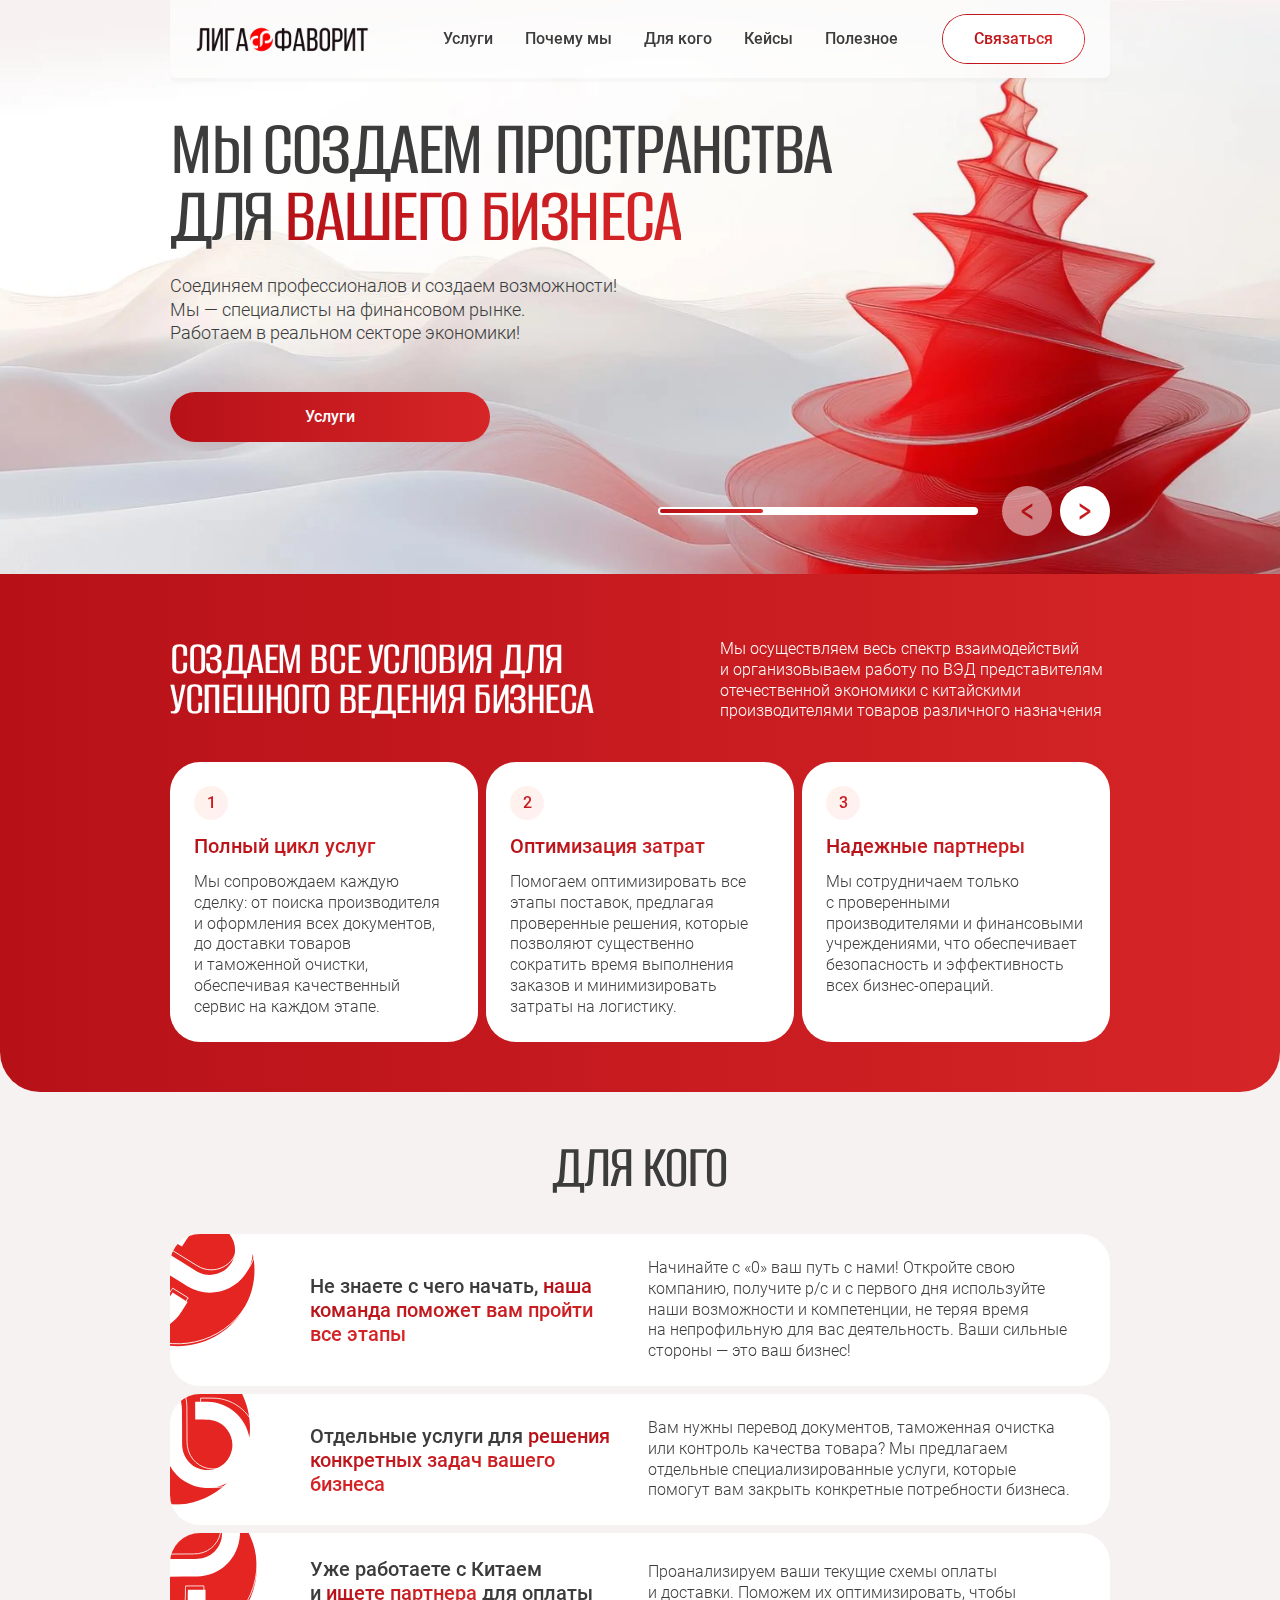
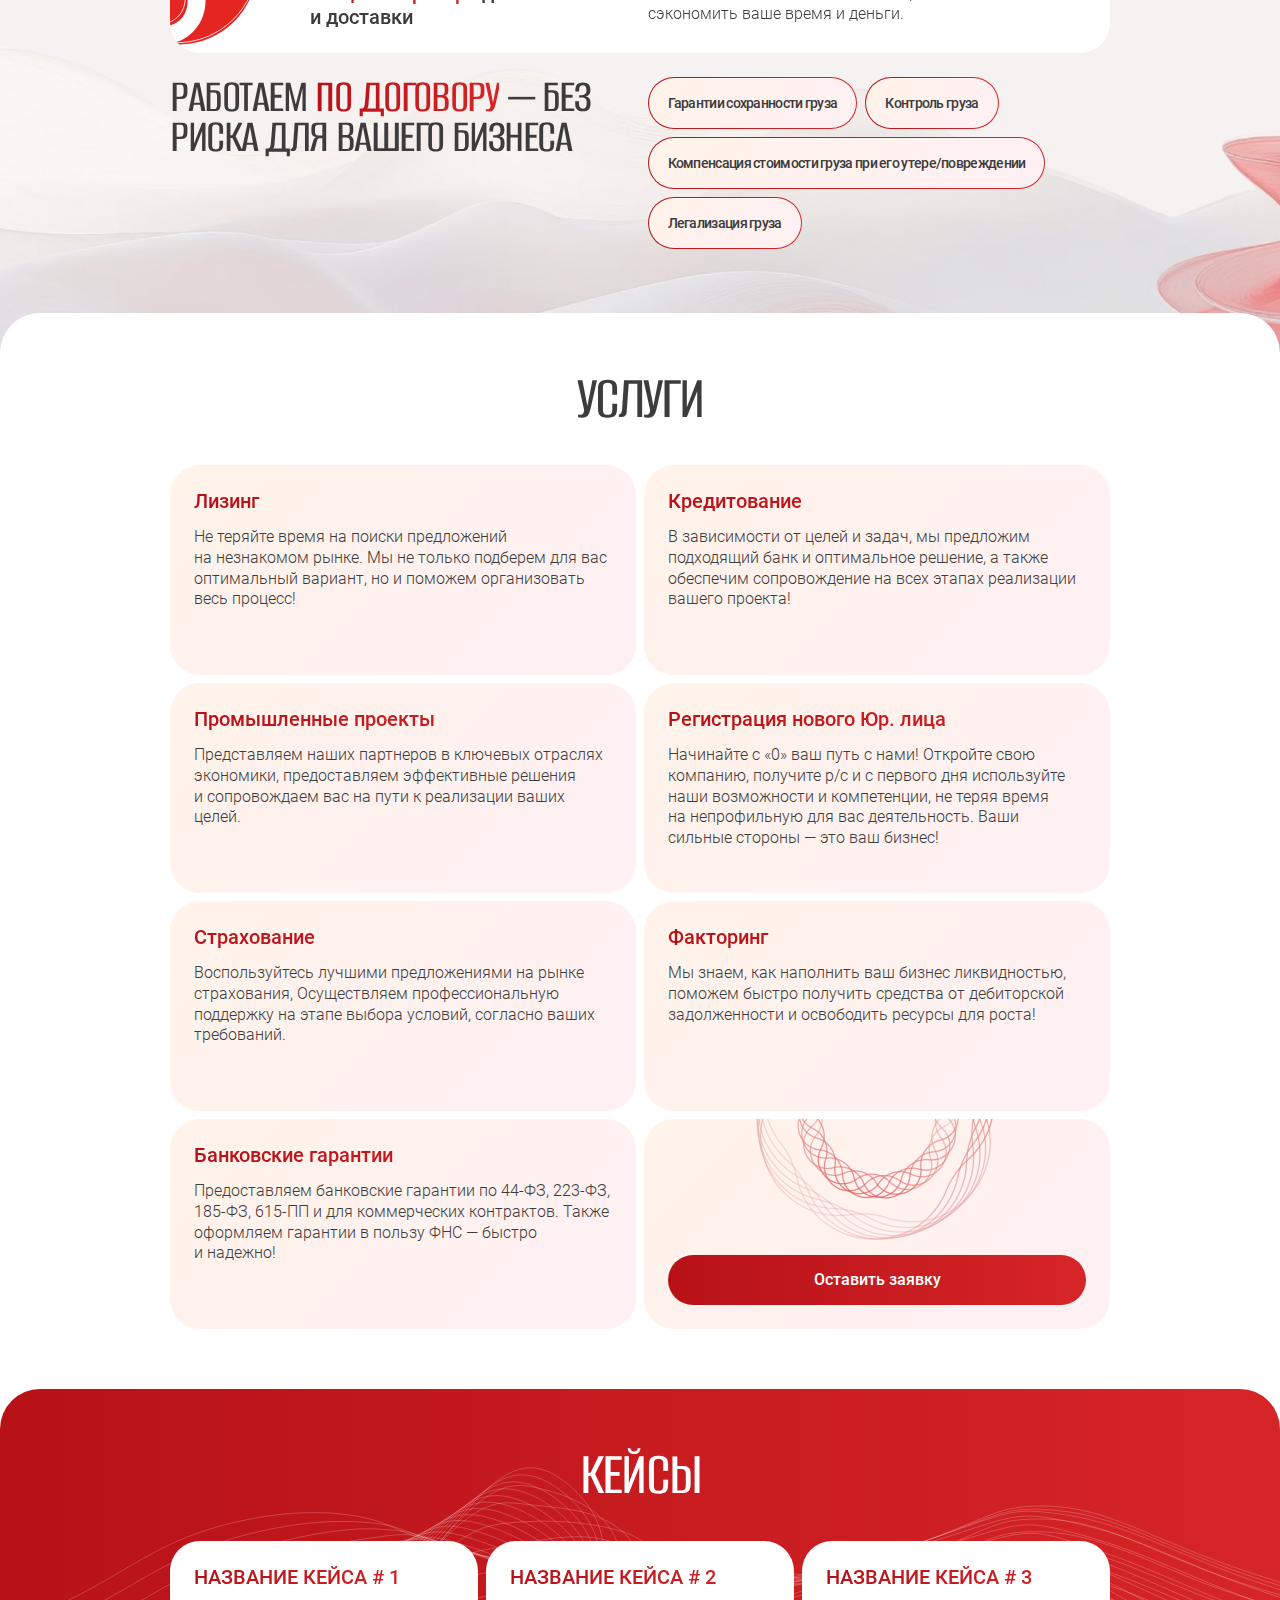
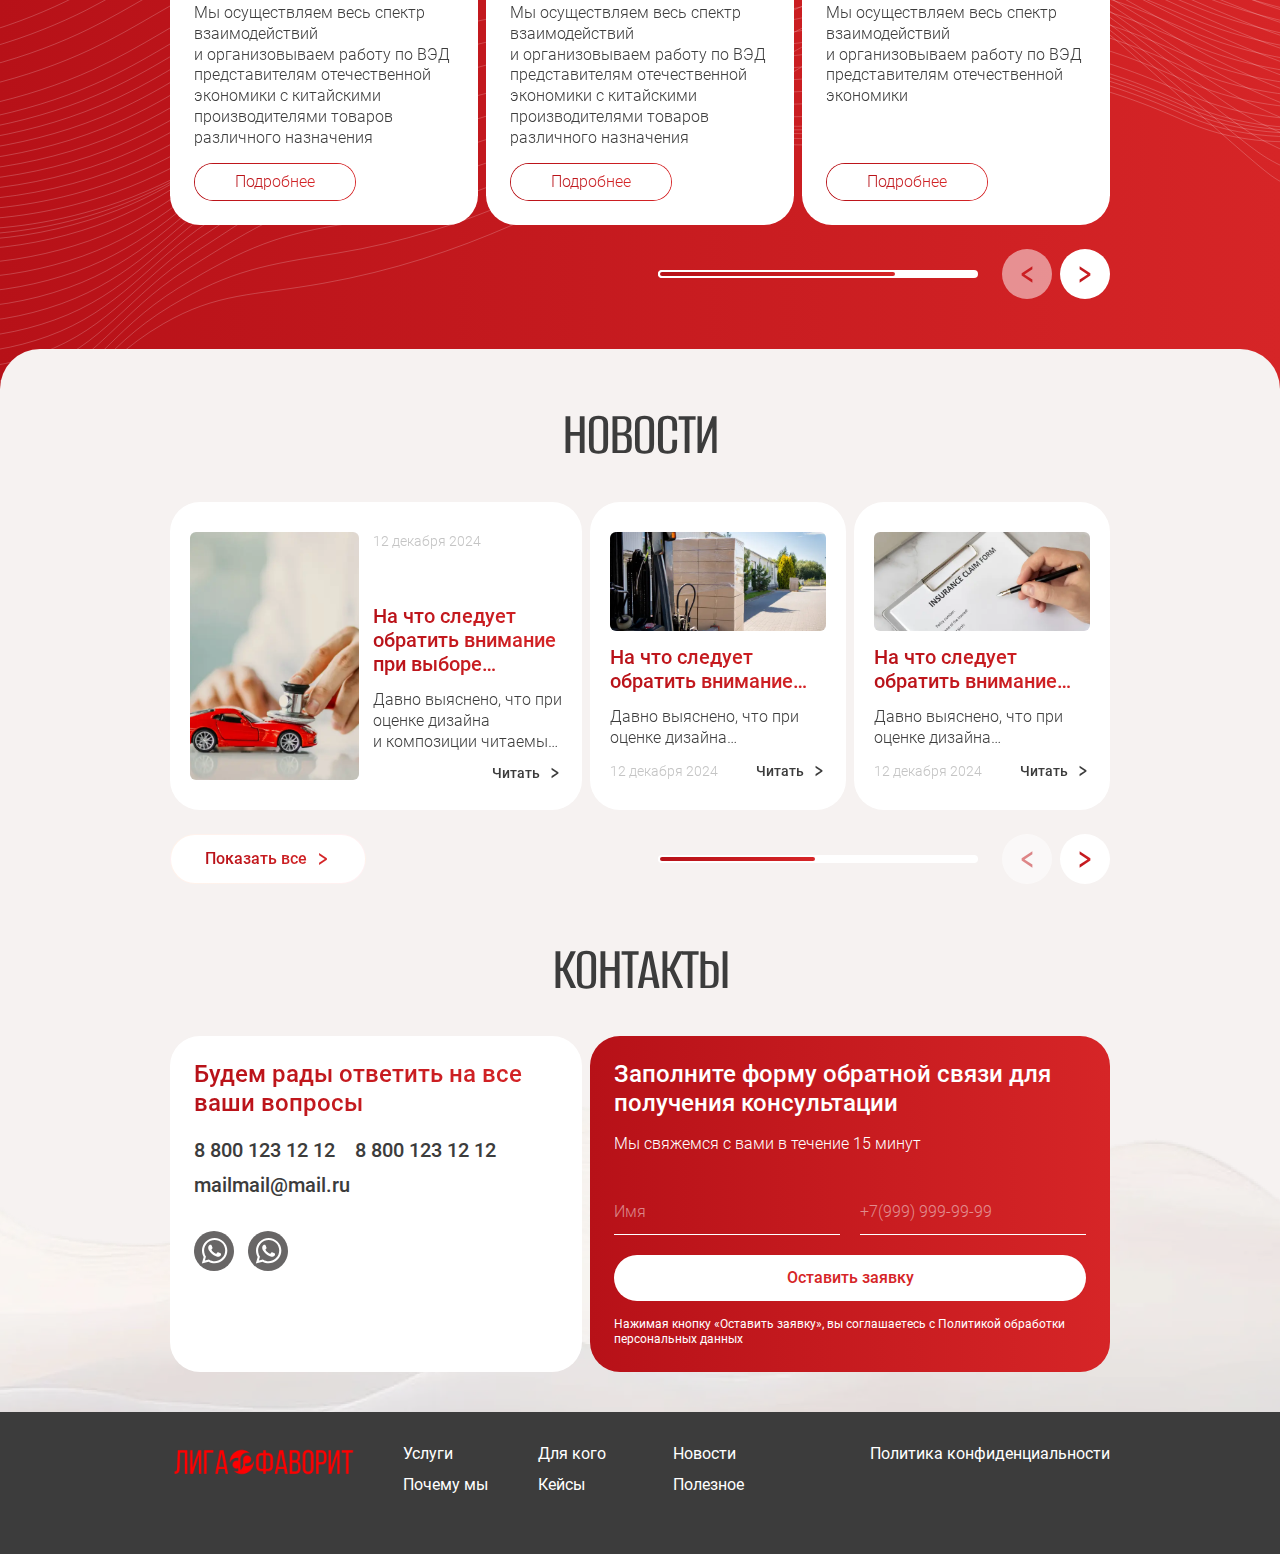
<file: index.html>
<!DOCTYPE html>
<html lang="ru">
  <head>
    <meta charset="UTF-8">
    <meta http-equiv="X-UA-Compatible" content="IE=edge">
    <meta name="viewport" content="width=device-width, initial-scale=1.0">
    <meta name="theme-color" content="#F7FAFF">
    <link rel="icon" href="./img/content/favicon.svg">
    <link rel="mask-icon" href="./img/content/favicon.svg" color="#F7FAFF">
    <link rel="apple-touch-icon" sizes="152x152" href="./img/content/touch-icon-ipad.png">
    <link rel="apple-touch-icon" sizes="167x167" href="./img/content/touch-icon-ipad-pro.png">
    <link rel="apple-touch-icon" sizes="180x180" href="./img/content/touch-icon-iphone-retina.png">
    <title>Главная</title>
    <link rel="stylesheet" href="./css/style.min.css">
    <script src="./js/script.min.js" defer></script>
  </head>

  <body>
    <div class="wrapper">
      <header class="header" data-lp>
        <div class="container">
          <div class="header__body">
            <a class="header__logo-box" href="#" data-goto=".wrapper">
              <picture><source srcset="./img/content/logo-1.webp" type="image/webp"><img class="header__logo" src="./img/content/logo-1.png" alt="Лига Фаворит"></picture>
            </a>
            <nav class="menu">
              <button class="menu__btn" type="button" aria-label="Меню сайта" title="Меню сайта">
                <i class="menu__icon" aria-hidden="true">
                  <span></span>
                </i>
              </button>
              <div class="menu__body">
                <ul class="menu__list">
                  <li class="menu__item">
                    <a class="menu__link" href="./services.html">Услуги</a>
                  </li>
                  <li class="menu__item">
                    <a class="menu__link" href="#">Почему мы</a>
                  </li>
                  <li class="menu__item">
                    <a class="menu__link" href="#">Для кого</a>
                  </li>
                  <li class="menu__item">
                    <a class="menu__link" href="#">Кейсы</a>
                  </li>
                  <li class="menu__item">
                    <a class="menu__link" href="#">Полезное</a>
                  </li>
                </ul>
                <ul class="menu__list">
                  <li class="menu__item">
                    <a class="menu__link menu__link_btn" href="#"><span>Связаться</span></a>
                  </li>
                </ul>
              </div>
            </nav>
          </div>
        </div>
      </header>

      <main class="page">
        <section class="welcome">
          <div class="welcome__items">
            <div class="welcome__item">
              <picture>
                <source srcset="./img/content/art/welcome-2.webp" media="(min-width: 1921px)" type="image/webp">
                <source srcset="./img/content/art/welcome-2.jpg" media="(min-width: 1921px)">
                <source srcset="./img/content/art/welcome-1.webp" type="image/webp">
                <img class="welcome__img" src="./img/content/art/welcome-1.jpg" alt="image">
              </picture>
              <div class="container">
                <div class="welcome__body">
                  <h1 class="welcome__title _h1">
                    Мы создаем пространства для
                    <strong>вашего бизнеса</strong>
                  </h1>
                  <p class="welcome__text">
                    Соединяем профессионалов и создаем возможности! Мы &mdash; специалисты
                    на финансовом рынке.
                    <br>
                    Работаем в реальном секторе экономики!
                  </p>
                </div>
              </div>
            </div>
            <div class="welcome__item">
              <picture>
                <source srcset="./img/content/art/welcome-2.webp" media="(min-width: 1921px)" type="image/webp">
                <source srcset="./img/content/art/welcome-2.jpg" media="(min-width: 1921px)">
                <source srcset="./img/content/art/welcome-1.webp" type="image/webp">
                <img class="welcome__img" src="./img/content/art/welcome-1.jpg" alt="image">
              </picture>
              <div class="container">
                <div class="welcome__body">
                  <h1 class="welcome__title _h1">
                    Lorem ipsum dolor sit amet consectetur <strong>adipisicing elit</strong>
                  </h1>
                  <p class="welcome__text">
                    Lorem ipsum dolor sit amet consectetur adipisicing elit. Molestias magnam quam, veniam
                    quidem atque rerum laudantium accusamus ab hic vel magni sunt quos nulla, eum vitae
                    nobis quis dolorem sit.
                  </p>
                </div>
              </div>
            </div>
            <div class="welcome__item">
              <picture>
                <source srcset="./img/content/art/welcome-2.webp" media="(min-width: 1921px)" type="image/webp">
                <source srcset="./img/content/art/welcome-2.jpg" media="(min-width: 1921px)">
                <source srcset="./img/content/art/welcome-1.webp" type="image/webp">
                <img class="welcome__img" src="./img/content/art/welcome-1.jpg" alt="image">
              </picture>
              <div class="container">
                <div class="welcome__body">
                  <h1 class="welcome__title _h1">Lorem ipsum</h1>
                  <p class="welcome__text">Lorem ipsum dolor sit amet.</p>
                </div>
              </div>
            </div>
          </div>
          <div class="welcome__footer">
            <div class="container">
              <div class="welcome__actions">
                <a class="welcome__btn btn btn_cta btn_large" href="#">
                  <span>Услуги</span>
                </a>
              </div>
              <div class="welcome__controls">
                <div class="welcome__scrollbar"></div>
                <button class="welcome__button welcome__button_prev" type="button">
                  <span class="seo">Предыдущий слайд</span>
                </button>
                <button class="welcome__button welcome__button_next" type="button">
                  <span class="seo">Следующий слайд</span>
                </button>
              </div>
            </div>
          </div>
        </section>
        <section class="benefits _overcross_bottom">
          <div class="container">
            <div class="benefits__body">
              <div class="benefits__head">
                <h2 class="benefits__title _h3">Создаем все условия для успешного ведения бизнеса</h2>
                <p class="benefits__desc">
                  Мы осуществляем весь спектр взаимодействий и организовываем работу по ВЭД
                  представителям отечественной экономики с китайскими производителями товаров
                  различного назначения
                </p>
              </div>
              <div class="benefits-slider">
                <ol class="benefits-slider__items">
                  <li class="benefits-slider__item">
                    <span class="benefits-slider__num"></span>
                    <h3 class="benefits-slider__title _h5">Полный цикл услуг</h3>
                    <p class="benefits-slider__text">
                      Мы сопровождаем каждую сделку: от поиска производителя и оформления
                      всех документов, до доставки товаров и таможенной очистки, обеспечивая
                      качественный сервис на каждом этапе.
                    </p>
                  </li>
                  <li class="benefits-slider__item">
                    <span class="benefits-slider__num"></span>
                    <h3 class="benefits-slider__title _h5">Оптимизация затрат</h3>
                    <p class="benefits-slider__text">
                      Помогаем оптимизировать все этапы поставок, предлагая проверенные решения, которые
                      позволяют существенно сократить время выполнения заказов и минимизировать
                      затраты на логистику.
                    </p>
                  </li>
                  <li class="benefits-slider__item">
                    <span class="benefits-slider__num"></span>
                    <h3 class="benefits-slider__title _h5">Надежные партнеры</h3>
                    <p class="benefits-slider__text">
                      Мы сотрудничаем только с проверенными производителями и финансовыми
                      учреждениями, что обеспечивает безопасность и эффективность всех
                      бизнес-операций.
                    </p>
                  </li>
                </ol>
                <div class="benefits-slider__controls">
                  <div class="benefits-slider__scrollbar"></div>
                  <button class="benefits-slider__button benefits-slider__button_prev" type="button">
                    <span class="seo">Следующий слайд</span>
                  </button>
                  <button class="benefits-slider__button benefits-slider__button_next" type="button">
                    <span class="seo">Следующий слайд</span>
                  </button>
                </div>
              </div>
            </div>
          </div>
        </section>
        <section class="whom _undercross_top _undercross_bottom">
          <picture>
            <source srcset="./img/content/art/whom-3.webp" media="(max-width: 767px)" type="image/webp">
            <source srcset="./img/content/art/whom-3.jpg" media="(max-width: 767px)">
            <source srcset="./img/content/art/whom-2.webp" media="(min-width: 1921px)" type="image/webp">
            <source srcset="./img/content/art/whom-2.jpg" media="(min-width: 1921px)">
            <source srcset="./img/content/art/whom-1.webp" type="image/webp">
            <img class="whom__img" src="./img/content/art/whom-1.jpg" alt="image">
          </picture>
          <div class="container">
            <div class="whom__body">
              <h2 class="whom__title _h2">Для кого</h2>
              <div class="whom__list whom-slider" data-slider="false">
                <ul class="whom-slider__items">
                  <li class="whom-slider__item">
                    <h3 class="whom-slider__title _h5">
                      Не знаете с чего начать,
                      <b>наша команда поможет вам пройти все этапы</b>
                    </h3>
                    <p class="whom-slider__text">
                      Начинайте с &laquo;0&raquo; ваш путь с нами! Откройте свою компанию,
                      получите р/с и с первого дня используйте наши возможности
                      и компетенции, не теряя время на непрофильную для вас деятельность.
                      Ваши сильные стороны &mdash; это ваш бизнес!
                    </p>
                  </li>
                  <li class="whom-slider__item">
                    <h3 class="whom-slider__title _h5">
                      Отдельные услуги для
                      <b>решения конкретных задач вашего бизнеса</b>
                    </h3>
                    <p class="whom-slider__text">
                      Вам нужны перевод документов, таможенная очистка или контроль качества товара? Мы
                      предлагаем отдельные специализированные услуги, которые помогут вам закрыть
                      конкретные потребности бизнеса.
                    </p>
                  </li>
                  <li class="whom-slider__item">
                    <h3 class="whom-slider__title _h5">
                      Уже работаете с Китаем и <b>ищете партнера</b> для оплаты и доставки
                    </h3>
                    <p class="whom-slider__text">
                      Проанализируем ваши текущие схемы оплаты и доставки. Поможем
                      их оптимизировать, чтобы сэкономить ваше время и деньги.
                    </p>
                  </li>
                </ul>
                <div class="whom-slider__controls">
                  <div class="whom-slider__scrollbar"></div>
                  <button class="whom-slider__button whom-slider__button_prev" type="button">
                    <span class="seo">Предыдущий слайд</span>
                  </button>
                  <button class="whom-slider__button whom-slider__button_next" type="button">
                    <span class="seo">Следующий слайд</span>
                  </button>
                </div>
              </div>
              <div class="whom-info">
                <h2 class="whom-info__title _h3">
                  Работаем <b>по договору</b> — без риска для вашего бизнеса
                </h2>
                <div class="whom-info__items">
                  <ul class="whom-info__list">
                    <li class="whom-info__item"><span>Гарантии сохранности груза</span></li>
                    <li class="whom-info__item"><span>Контроль груза</span></li>
                    <li class="whom-info__item">
                      <span>Компенсация стоимости груза при его утере/повреждении</span>
                    </li>
                    <li class="whom-info__item"><span>Легализация груза</span></li>
                  </ul>
                </div>
              </div>
            </div>
          </div>
        </section>
        <section class="services-h _overcross_top _undercross_bottom">
          <div class="container">
            <div class="services-h__body">
              <h2 class="services-h__title _h2">Услуги</h2>
              <ul class="services-h__list">
                <li class="services-h__item">
                  <h3 class="services-h__name _h5">Лизинг</h3>
                  <p class="services-h__desc">
                    Не теряйте время на поиски предложений на незнакомом рынке.
                    Мы не только подберем для вас оптимальный вариант, но и поможем
                    организовать весь процесс!
                  </p>
                </li>
                <li class="services-h__item">
                  <h3 class="services-h__name _h5">Кредитование</h3>
                  <p class="services-h__desc">
                    В зависимости от целей и задач, мы предложим подходящий банк
                    и оптимальное решение, а также обеспечим сопровождение на всех этапах
                    реализации вашего проекта!
                  </p>
                </li>
                <li class="services-h__item">
                  <h3 class="services-h__name _h5">Промышленные проекты</h3>
                  <p class="services-h__desc">
                    Представляем наших партнеров в ключевых отраслях экономики, предоставляем
                    эффективные решения и сопровождаем вас на пути к реализации ваших
                    целей.
                  </p>
                </li>
                <li class="services-h__item">
                  <h3 class="services-h__name _h5">Регистрация нового Юр. лица</h3>
                  <p class="services-h__desc">
                    Начинайте с &laquo;0&raquo; ваш путь с нами! Откройте свою компанию,
                    получите р/с и с первого дня используйте наши возможности
                    и компетенции, не теряя время на непрофильную для вас деятельность.
                    Ваши сильные стороны &mdash; это ваш бизнес!
                  </p>
                </li>
                <li class="services-h__item">
                  <h3 class="services-h__name _h5">Страхование</h3>
                  <p class="services-h__desc">
                    Воспользуйтесь лучшими предложениями на рынке страхования, Осуществляем
                    профессиональную поддержку на этапе выбора условий, согласно ваших требований.
                  </p>
                </li>
                <li class="services-h__item">
                  <h3 class="services-h__name _h5">Факторинг</h3>
                  <p class="services-h__desc">
                    Мы знаем, как наполнить ваш бизнес ликвидностью, поможем быстро получить средства
                    от дебиторской задолженности и освободить ресурсы для роста!
                  </p>
                </li>
                <li class="services-h__item">
                  <h3 class="services-h__name _h5">Банковские гарантии</h3>
                  <p class="services-h__desc">
                    Предоставляем банковские гарантии по 44-ФЗ, 223-ФЗ, 185-ФЗ, 615-ПП и для
                    коммерческих контрактов. Также оформляем гарантии в пользу ФНС &mdash;
                    быстро и надежно!
                  </p>
                </li>
                <li class="services-h__item services-h__item_empty">
                  <a class="services-h__btn btn btn_cta btn_large" href="#">
                    <span>Оставить заявку</span>
                  </a>
                </li>
              </ul>
            </div>
          </div>
        </section>
        <section class="cases-h _overcross_top _undercross_bottom">
          <div class="container">
            <div class="cases-h__body">
              <h2 class="cases-h__title _h2">Кейсы</h2>
              <div class="cases-slider">
                <div class="cases-slider__items">
                  <article class="cases-slider__item">
                    <a class="cases-slider__link" href="#" data-popup="#case-1"></a>
                    <h3 class="cases-slider__title _h5">Название кейса # 1</h3>
                    <p class="cases-slider__text">
                      Мы осуществляем весь спектр взаимодействий и организовываем работу
                      по ВЭД представителям отечественной экономики с китайскими производителями
                      товаров различного назначения
                    </p>
                    <span class="cases-slider__btn"><span>Подробнее</span></span>
                  </article>
                  <article class="cases-slider__item">
                    <a class="cases-slider__link" href="#" data-popup="#case-1"></a>
                    <h3 class="cases-slider__title _h5">Название кейса # 2</h3>
                    <p class="cases-slider__text">
                      Мы осуществляем весь спектр взаимодействий и организовываем работу
                      по ВЭД представителям отечественной экономики с китайскими производителями
                      товаров различного назначения
                    </p>
                    <span class="cases-slider__btn"><span>Подробнее</span></span>
                  </article>
                  <article class="cases-slider__item">
                    <a class="cases-slider__link" href="#" data-popup="#case-1"></a>
                    <h3 class="cases-slider__title _h5">Название кейса # 3</h3>
                    <p class="cases-slider__text">
                      Мы осуществляем весь спектр взаимодействий и организовываем работу
                      по ВЭД представителям отечественной экономики
                    </p>
                    <span class="cases-slider__btn"><span>Подробнее</span></span>
                  </article>
                  <article class="cases-slider__item">
                    <a class="cases-slider__link" href="#" data-popup="#case-1"></a>
                    <h3 class="cases-slider__title _h5">Название кейса # 4</h3>
                    <p class="cases-slider__text">
                      Мы осуществляем весь спектр взаимодействий и организовываем работу
                      по ВЭД представителям отечественной экономики с китайскими производителями
                      товаров различного назначения
                    </p>
                    <span class="cases-slider__btn"><span>Подробнее</span></span>
                  </article>
                </div>
                <div class="cases-slider__controls">
                  <div class="cases-slider__scrollbar"></div>
                  <button class="cases-slider__button cases-slider__button_prev" type="button">
                    <span class="seo">Предыдущий слайд</span>
                  </button>
                  <button class="cases-slider__button cases-slider__button_next" type="button">
                    <span class="seo">Следующий слайд</span>
                  </button>
                </div>
              </div>
            </div>
          </div>
        </section>
        <section class="news-h _overcross_top">
          <div class="container">
            <div class="news-h__body">
              <h2 class="news-h__title _h2">Новости</h2>
              <div class="news-slider">
                <div class="news-slider__items">
                  <div class="news-slider__item">
                    <article class="new-card">
                      <figure class="new-card__img-box">
                        <picture><source srcset="./img/content/photo/new-1.webp" type="image/webp"><img class="new-card__img" src="./img/content/photo/new-1.jpg" alt="На что следует обратить внимание при выборе лизингодателя?"></picture>
                      </figure>
                      <div class="new-card__content">
                        <h4 class="new-card__title _h5">
                          На что следует обратить внимание при выборе лизингодателя?
                        </h4>
                        <p class="new-card__text">
                          Давно выяснено, что при оценке дизайна и композиции читаемый текст мешает
                          сосредоточиться. Lorem Ipsum используют потому, что
                        </p>
                        <div class="new-card__footer">
                          <time class="new-card__date" datetime="2024-04-24 19:00">12 декабря 2024</time>
                          <a class="new-card__link icon-right" href="./new.html">Читать</a>
                        </div>
                      </div>
                    </article>
                  </div>
                  <div class="news-slider__item">
                    <article class="new-card">
                      <figure class="new-card__img-box">
                        <picture><source srcset="./img/content/photo/new-2.webp" type="image/webp"><img class="new-card__img" src="./img/content/photo/new-2.jpg" alt="На что следует обратить внимание при выборе лизингодателя?"></picture>
                      </figure>
                      <div class="new-card__content">
                        <h4 class="new-card__title _h5">На что следует обратить внимание при выборе</h4>
                        <p class="new-card__text">
                          Давно выяснено, что при оценке дизайна и композиции читаемый текст мешает
                          сосредоточиться. Lorem Ipsum используют потому, что
                        </p>
                        <div class="new-card__footer">
                          <time class="new-card__date" datetime="2024-04-24 19:00">12 декабря 2024</time>
                          <a class="new-card__link icon-right" href="./new.html">Читать</a>
                        </div>
                      </div>
                    </article>
                  </div>
                  <div class="news-slider__item">
                    <article class="new-card">
                      <figure class="new-card__img-box">
                        <picture><source srcset="./img/content/photo/new-3.webp" type="image/webp"><img class="new-card__img" src="./img/content/photo/new-3.jpg" alt="На что следует обратить внимание при выборе лизингодателя?"></picture>
                      </figure>
                      <div class="new-card__content">
                        <h4 class="new-card__title _h5">На что следует обратить внимание при выборе</h4>
                        <p class="new-card__text">
                          Давно выяснено, что при оценке дизайна и композиции читаемый текст мешает
                          сосредоточиться. Lorem Ipsum используют потому, что
                        </p>
                        <div class="new-card__footer">
                          <time class="new-card__date" datetime="2024-04-24 19:00">12 декабря 2024</time>
                          <a class="new-card__link icon-right" href="./new.html">Читать</a>
                        </div>
                      </div>
                    </article>
                  </div>
                  <div class="news-slider__item">
                    <article class="new-card">
                      <figure class="new-card__img-box">
                        <picture><source srcset="./img/content/photo/new-1.webp" type="image/webp"><img class="new-card__img" src="./img/content/photo/new-1.jpg" alt="На что следует обратить внимание при выборе лизингодателя?"></picture>
                      </figure>
                      <div class="new-card__content">
                        <h4 class="new-card__title _h5">
                          На что следует обратить внимание при выборе лизингодателя?
                        </h4>
                        <p class="new-card__text">
                          Давно выяснено, что при оценке дизайна и композиции читаемый текст мешает
                          сосредоточиться. Lorem Ipsum используют потому, что
                        </p>
                        <div class="new-card__footer">
                          <time class="new-card__date" datetime="2024-04-24 19:00">12 декабря 2024</time>
                          <a class="new-card__link icon-right" href="./new.html">Читать</a>
                        </div>
                      </div>
                    </article>
                  </div>
                  <div class="news-slider__item">
                    <article class="new-card">
                      <figure class="new-card__img-box">
                        <picture><source srcset="./img/content/photo/new-2.webp" type="image/webp"><img class="new-card__img" src="./img/content/photo/new-2.jpg" alt="На что следует обратить внимание при выборе лизингодателя?"></picture>
                      </figure>
                      <div class="new-card__content">
                        <h4 class="new-card__title _h5">На что следует обратить внимание при выборе</h4>
                        <p class="new-card__text">
                          Давно выяснено, что при оценке дизайна и композиции читаемый текст мешает
                          сосредоточиться. Lorem Ipsum используют потому, что
                        </p>
                        <div class="new-card__footer">
                          <time class="new-card__date" datetime="2024-04-24 19:00">12 декабря 2024</time>
                          <a class="new-card__link icon-right" href="./new.html">Читать</a>
                        </div>
                      </div>
                    </article>
                  </div>
                  <div class="news-slider__item">
                    <article class="new-card">
                      <figure class="new-card__img-box">
                        <picture><source srcset="./img/content/photo/new-3.webp" type="image/webp"><img class="new-card__img" src="./img/content/photo/new-3.jpg" alt="На что следует обратить внимание при выборе лизингодателя?"></picture>
                      </figure>
                      <div class="new-card__content">
                        <h4 class="new-card__title _h5">На что следует обратить внимание при выборе</h4>
                        <p class="new-card__text">
                          Давно выяснено, что при оценке дизайна и композиции читаемый текст мешает
                          сосредоточиться. Lorem Ipsum используют потому, что
                        </p>
                        <div class="new-card__footer">
                          <time class="new-card__date" datetime="2024-04-24 19:00">12 декабря 2024</time>
                          <a class="new-card__link icon-right" href="./new.html">Читать</a>
                        </div>
                      </div>
                    </article>
                  </div>
                </div>
                <div class="news-slider__action">
                  <div class="news-slider__controls">
                    <div class="news-slider__scrollbar"></div>
                    <button class="news-slider__button news-slider__button_prev" type="button">
                      <span class="seo">Следующий слайд</span>
                    </button>
                    <button class="news-slider__button news-slider__button_next" type="button">
                      <span class="seo">Следующий слайд</span>
                    </button>
                  </div>
                  <a class="news-slider__btn btn btn_white" href="./news.html">
                    <span class="icon-right">Показать все</span>
                  </a>
                </div>
              </div>
            </div>
          </div>
        </section>
        <section class="contacts _overcross_top">
          <picture>
            <source srcset="./img/content/art/contacts-1.webp" type="image/webp">
            <img class="contacts__img" src="./img/content/art/contacts-1.jpg" alt="image">
          </picture>
          <div class="container">
            <div class="contacts__body">
              <h2 class="contacts__title _h2">Контакты</h2>
              <div class="contacts__main">
                <div class="contacts__content">
                  <p class="contacts__text _h4">Будем рады ответить на все ваши вопросы</p>
                  <ul class="contacts__list">
                    <li class="contacts__item">
                      <a class="contacts__link _h5" href="tel:88001231212">8 800 123 12 12</a>
                    </li>
                    <li class="contacts__item">
                      <a class="contacts__link _h5" href="tel:88001231212">8 800 123 12 12</a>
                    </li>
                    <li class="contacts__item">
                      <a class="contacts__link _h5" href="mailto:mailmail@mail.ru" target="_blank">
                        mailmail@mail.ru
                      </a>
                    </li>
                  </ul>
                  <div class="contacts__social">
                    <ul class="social">
                      <li class="social__item">
                        <a class="social__link" href="#" target="_blank">
                          <svg viewBox="0 0 40 40" fill="none" xmlns="http://www.w3.org/2000/svg">
                            <path fill-rule="evenodd" clip-rule="evenodd" d="M29.6313 10.6359C27.2313 8.23592 24.0609 6.93222 20.6535 6.90259C13.6609 6.90259 7.97204 12.5915 7.97204 19.5841C7.97204 21.8063 8.56462 23.9989 9.66092 25.9248L7.85352 32.5026L14.5794 30.7248C16.4461 31.7322 18.5202 32.2656 20.6535 32.2656C27.6461 32.2656 33.335 26.5767 33.335 19.5841C33.335 16.2063 32.0017 13.0359 29.6313 10.6359ZM20.6535 30.1322C18.7572 30.1322 16.8905 29.6285 15.2905 28.6507L14.9054 28.4137L10.9054 29.4507L11.972 25.5693L11.7054 25.1841C10.6387 23.4952 10.1054 21.5693 10.1054 19.5841C10.1054 13.7767 14.8461 9.03592 20.6535 9.03592C23.4683 9.03592 26.1054 10.1322 28.1202 12.1174C30.1054 14.1026 31.2017 16.7693 31.2017 19.5841C31.2017 25.4211 26.4609 30.1322 20.6535 30.1322ZM26.4313 22.2507C26.1054 22.1026 24.5646 21.3322 24.2683 21.2137C23.972 21.0952 23.7646 21.0655 23.5572 21.3618C23.3498 21.6878 22.7276 22.3989 22.5498 22.6063C22.372 22.8137 22.1943 22.8433 21.8683 22.6952C21.5424 22.547 20.535 22.1915 19.3202 21.1248C18.372 20.2952 17.7498 19.2581 17.5424 18.9322C17.3646 18.6063 17.5128 18.4581 17.6906 18.2804C17.8387 18.1322 18.0165 17.9248 18.1646 17.7174C18.3128 17.5396 18.372 17.3915 18.4906 17.1841C18.6091 16.9767 18.5498 16.7989 18.4609 16.6211C18.372 16.473 17.7498 14.9026 17.4831 14.2804C17.2165 13.6581 16.9498 13.747 16.772 13.747C16.5942 13.747 16.3868 13.747 16.1498 13.747C15.9424 13.747 15.5868 13.8359 15.2905 14.1322C14.9942 14.4581 14.1943 15.2285 14.1943 16.7693C14.1943 18.3396 15.3202 19.8507 15.498 20.0581C15.6461 20.2655 17.7202 23.4655 20.9202 24.8581C21.6905 25.1841 22.2535 25.3915 22.7276 25.5396C23.498 25.7767 24.1794 25.747 24.7128 25.6581C25.335 25.5693 26.5794 24.8878 26.8461 24.147C27.1128 23.4063 27.1128 22.7841 27.0239 22.6359C26.9646 22.4878 26.7572 22.3989 26.4313 22.2507Z" fill="currentColor"/>
                          </svg>
                        </a>
                      </li>
                      <li class="social__item">
                        <a class="social__link" href="#" target="_blank">
                          <svg viewBox="0 0 40 40" fill="none" xmlns="http://www.w3.org/2000/svg">
                            <path fill-rule="evenodd" clip-rule="evenodd" d="M29.6313 10.6359C27.2313 8.23592 24.0609 6.93222 20.6535 6.90259C13.6609 6.90259 7.97204 12.5915 7.97204 19.5841C7.97204 21.8063 8.56462 23.9989 9.66092 25.9248L7.85352 32.5026L14.5794 30.7248C16.4461 31.7322 18.5202 32.2656 20.6535 32.2656C27.6461 32.2656 33.335 26.5767 33.335 19.5841C33.335 16.2063 32.0017 13.0359 29.6313 10.6359ZM20.6535 30.1322C18.7572 30.1322 16.8905 29.6285 15.2905 28.6507L14.9054 28.4137L10.9054 29.4507L11.972 25.5693L11.7054 25.1841C10.6387 23.4952 10.1054 21.5693 10.1054 19.5841C10.1054 13.7767 14.8461 9.03592 20.6535 9.03592C23.4683 9.03592 26.1054 10.1322 28.1202 12.1174C30.1054 14.1026 31.2017 16.7693 31.2017 19.5841C31.2017 25.4211 26.4609 30.1322 20.6535 30.1322ZM26.4313 22.2507C26.1054 22.1026 24.5646 21.3322 24.2683 21.2137C23.972 21.0952 23.7646 21.0655 23.5572 21.3618C23.3498 21.6878 22.7276 22.3989 22.5498 22.6063C22.372 22.8137 22.1943 22.8433 21.8683 22.6952C21.5424 22.547 20.535 22.1915 19.3202 21.1248C18.372 20.2952 17.7498 19.2581 17.5424 18.9322C17.3646 18.6063 17.5128 18.4581 17.6906 18.2804C17.8387 18.1322 18.0165 17.9248 18.1646 17.7174C18.3128 17.5396 18.372 17.3915 18.4906 17.1841C18.6091 16.9767 18.5498 16.7989 18.4609 16.6211C18.372 16.473 17.7498 14.9026 17.4831 14.2804C17.2165 13.6581 16.9498 13.747 16.772 13.747C16.5942 13.747 16.3868 13.747 16.1498 13.747C15.9424 13.747 15.5868 13.8359 15.2905 14.1322C14.9942 14.4581 14.1943 15.2285 14.1943 16.7693C14.1943 18.3396 15.3202 19.8507 15.498 20.0581C15.6461 20.2655 17.7202 23.4655 20.9202 24.8581C21.6905 25.1841 22.2535 25.3915 22.7276 25.5396C23.498 25.7767 24.1794 25.747 24.7128 25.6581C25.335 25.5693 26.5794 24.8878 26.8461 24.147C27.1128 23.4063 27.1128 22.7841 27.0239 22.6359C26.9646 22.4878 26.7572 22.3989 26.4313 22.2507Z" fill="currentColor"/>
                          </svg>
                        </a>
                      </li>
                    </ul>
                  </div>
                </div>
                <div class="contacts__form">
                  <div class="callback">
                    <h4 class="callback__title _h4">
                      Заполните форму обратной связи для получения консультации
                    </h4>
                    <p class="callback__text">
                      Мы свяжемся с вами в течение 15 минут
                    </p>
                    <div class="callback__form">
                      <form class="main-form" action="#">
                        <div class="main-form__body">
                          <div class="main-form__item">
                            <!-- span class="wpcf7-form-control-wrap полностью заменить инпутом CF7 -->
                            <!-- в function.php отключить у CF7 вывод лишних <p> и <br> -->
                            <span class="wpcf7-form-control-wrap">
                              <input class="main-form__input" type="text" placeholder="Имя">
                            </span>
                          </div>
                          <div class="main-form__item">
                            <!-- span class="wpcf7-form-control-wrap полностью заменить инпутом CF7 -->
                            <!-- в function.php отключить у CF7 вывод лишних <p> и <br> -->
                            <span class="wpcf7-form-control-wrap">
                              <input class="main-form__input" type="tel" placeholder="+7(999) 999-99-99">
                            </span>
                          </div>
                          <div class="main-form__item main-form__item_submit">
                            <input class="main-form__btn btn" type="submit" value="Оставить заявку">
                          </div>
                        </div>
                        <div class="main-form__agree">
                          <p>
                            Нажимая кнопку &laquo;Оставить заявку&raquo;, вы соглашаетесь
                            с Политикой обработки персональных данных
                          </p>
                        </div>
                      </form>
                    </div>
                  </div>
                </div>
              </div>
            </div>
          </div>
        </section>
      </main>
      <footer class="footer">
        <div class="container">
          <div class="footer__body">
            <a class="footer__logo-box" href="#" data-goto=".wrapper">
              <picture><source srcset="./img/content/logo-2.webp" type="image/webp"><img class="footer__logo" src="./img/content/logo-2.png" alt="Лига Фаворит"></picture>
            </a>
            <ul class="footer-menu footer-menu_main">
              <li class="footer-menu__item">
                <a class="footer-menu__link" href="./services.html">Услуги</a>
              </li>
              <li class="footer-menu__item">
                <a class="footer-menu__link" href="#">Почему мы</a>
              </li>
              <li class="footer-menu__item">
                <a class="footer-menu__link" href="#">Для кого</a>
              </li>
              <li class="footer-menu__item">
                <a class="footer-menu__link" href="#">Кейсы</a>
              </li>
              <li class="footer-menu__item">
                <a class="footer-menu__link" href="#">Новости</a>
              </li>
              <li class="footer-menu__item">
                <a class="footer-menu__link" href="#">Полезное</a>
              </li>
            </ul>
            <ul class="footer-menu">
              <li class="footer-menu__item">
                <a class="footer-menu__link" href="#">Политика конфиденциальности</a>
              </li>
            </ul>
          </div>
        </div>
      </footer>
    </div>

    <div class="popup" id="case-1">
      <div class="popup__wrapper">
        <button class="popup__close icon-close" aria-label="Close popup" type="button" data-close></button>
        <div class="popup__body">
          <div class="popup__inner">
            <article class="case">
              <div class="case__head">
                <h4 class="case__title _h3">Название кейса # 3 (Основная задача)</h4>
                <p class="case__text _h5">Название компании</p>
              </div>
              <div class="case__body">
                <dl class="case__list">
                  <div class="case__item">
                    <dt class="case__name _h5">Клиент</dt>
                    <dd class="case__desc">Информация о клиенте, на чем специализируется</dd>
                  </div>
                  <div class="case__item">
                    <dt class="case__name _h5">Проблема</dt>
                    <dd class="case__desc">Описание проблемы, с которой обратился клиент</dd>
                  </div>
                  <div class="case__item">
                    <dt class="case__name _h5">Задача</dt>
                    <dd class="case__desc">Какие задачи были поставлены</dd>
                  </div>
                  <div class="case__item">
                    <dt class="case__name _h5">Решение</dt>
                    <dd class="case__desc">
                      Мы осуществляем весь спектр взаимодействий и организовываем работу по ВЭД
                      представителям отечественной экономики
                    </dd>
                  </div>
                </dl>
                <div class="result">
                  <h5 class="result__title _h4">Результаты</h5>
                  <ul class="result__list">
                    <li class="result__item">
                      Мы осуществляем весь спектр взаимодействий и организовываем работу по ВЭД
                      представителям отечественной экономики
                    </li>
                    <li class="result__item">
                      Мы осуществляем весь спектр взаимодействий и организовываем работу по ВЭД
                      представителям отечественной экономики
                    </li>
                    <li class="result__item">
                      Мы осуществляем весь спектр взаимодействий и организовываем работу по ВЭД
                      представителям отечественной экономики
                    </li>
                    <li class="result__item">
                      Мы осуществляем весь спектр взаимодействий и организовываем работу по ВЭД
                      представителям отечественной экономики
                    </li>
                  </ul>
                </div>
              </div>
            </article>
          </div>
        </div>
      </div>
    </div>
  </body>
</html>
</file>
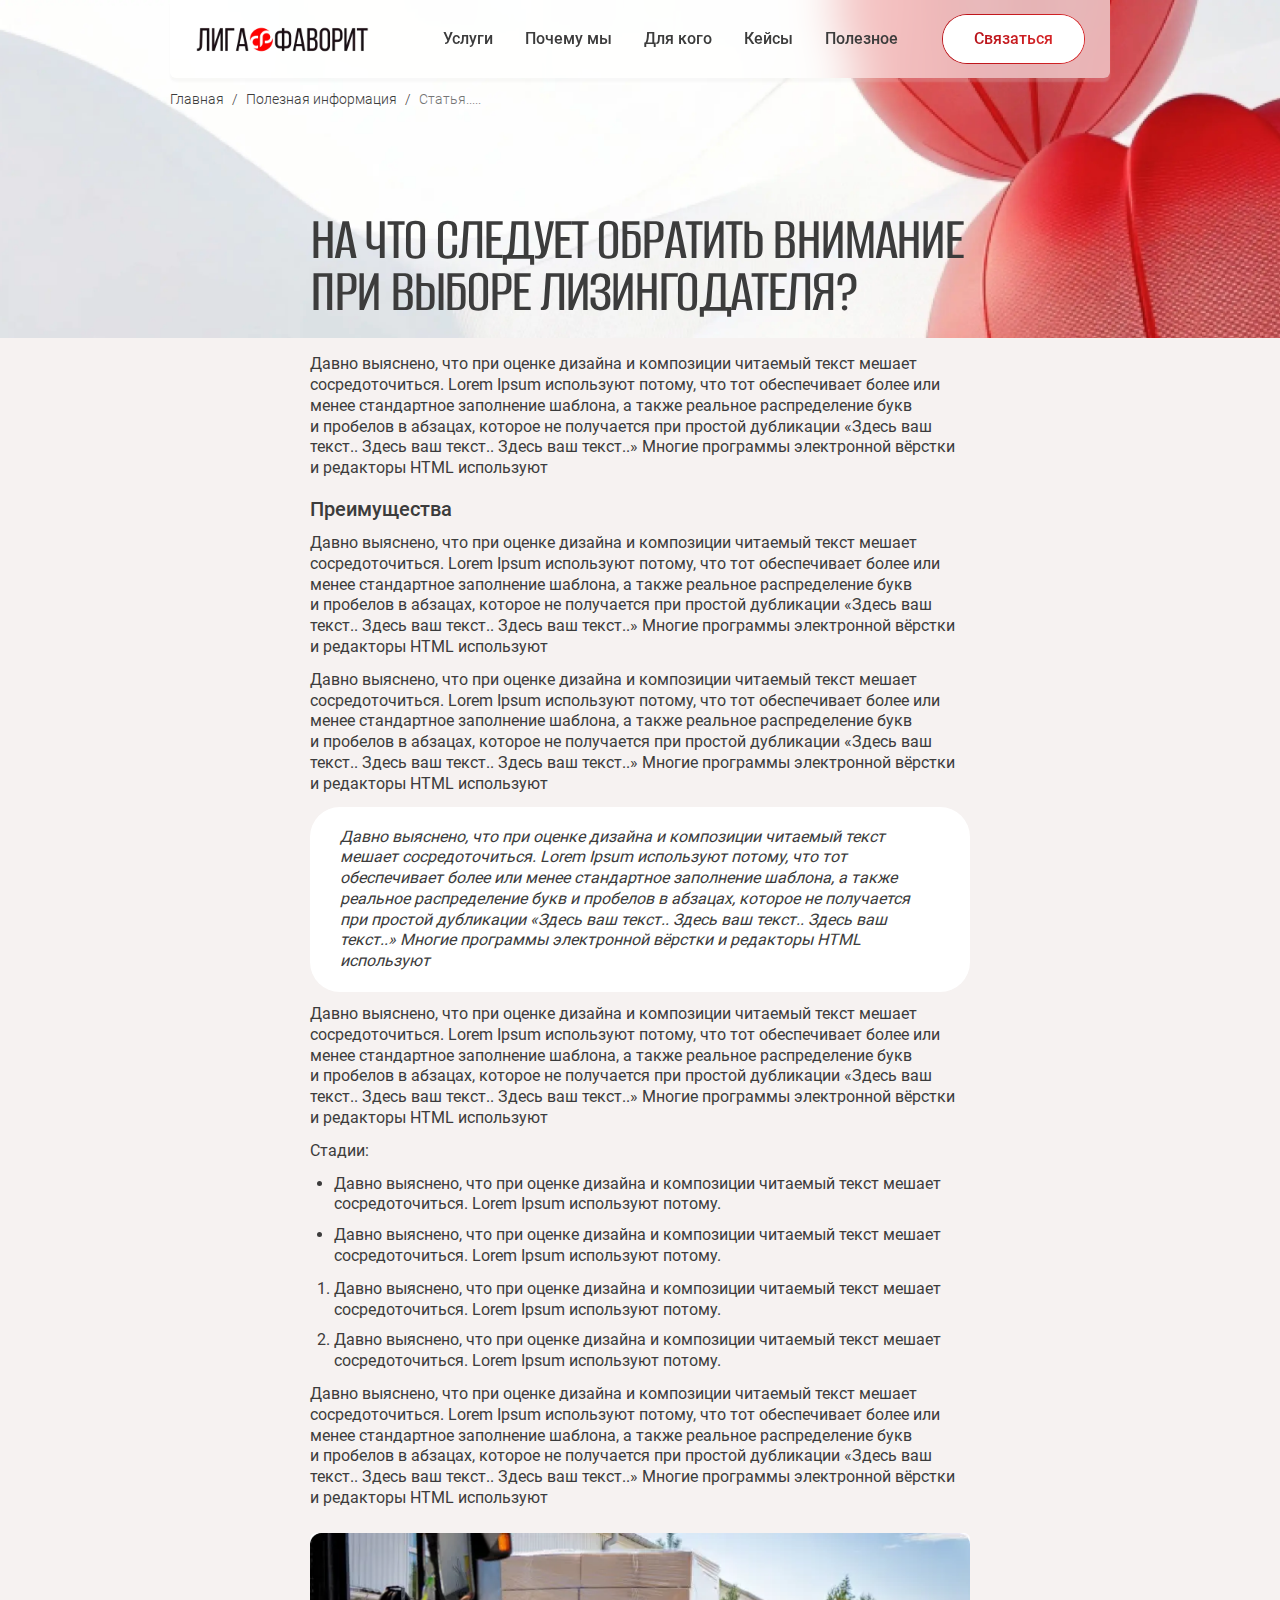
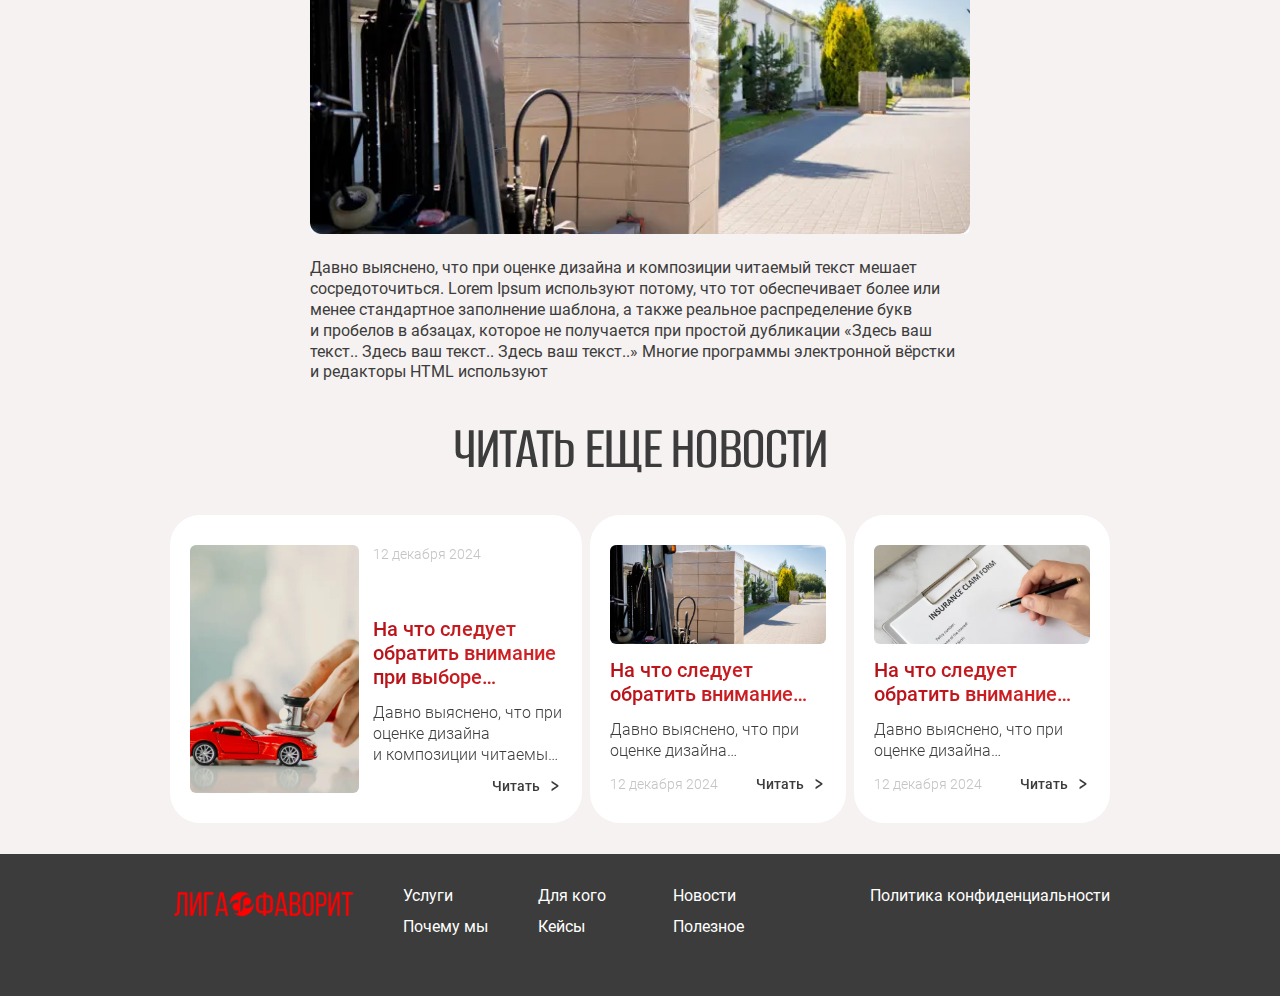
<file: new.html>
<!DOCTYPE html>
<html lang="ru">
  <head>
    <meta charset="UTF-8">
    <meta http-equiv="X-UA-Compatible" content="IE=edge">
    <meta name="viewport" content="width=device-width, initial-scale=1.0">
    <meta name="theme-color" content="#F7FAFF">
    <link rel="icon" href="./img/content/favicon.svg">
    <link rel="mask-icon" href="./img/content/favicon.svg" color="#F7FAFF">
    <link rel="apple-touch-icon" sizes="152x152" href="./img/content/touch-icon-ipad.png">
    <link rel="apple-touch-icon" sizes="167x167" href="./img/content/touch-icon-ipad-pro.png">
    <link rel="apple-touch-icon" sizes="180x180" href="./img/content/touch-icon-iphone-retina.png">
    <title>Статья</title>
    <link rel="stylesheet" href="./css/style.min.css">
    <script src="./js/script.min.js" defer></script>
  </head>

  <body>
    <div class="wrapper">
      <header class="header" data-lp>
        <div class="container">
          <div class="header__body">
            <a class="header__logo-box" href="./index.html">
              <picture><source srcset="./img/content/logo-1.webp" type="image/webp"><img class="header__logo" src="./img/content/logo-1.png" alt="Лига Фаворит"></picture>
            </a>
            <nav class="menu">
              <button class="menu__btn" type="button" aria-label="Меню сайта" title="Меню сайта">
                <i class="menu__icon" aria-hidden="true">
                  <span></span>
                </i>
              </button>
              <div class="menu__body">
                <ul class="menu__list">
                  <li class="menu__item">
                    <a class="menu__link" href="./services.html">Услуги</a>
                  </li>
                  <li class="menu__item">
                    <a class="menu__link" href="#">Почему мы</a>
                  </li>
                  <li class="menu__item">
                    <a class="menu__link" href="#">Для кого</a>
                  </li>
                  <li class="menu__item">
                    <a class="menu__link" href="#">Кейсы</a>
                  </li>
                  <li class="menu__item">
                    <a class="menu__link" href="#">Полезное</a>
                  </li>
                </ul>
                <ul class="menu__list">
                  <li class="menu__item">
                    <a class="menu__link menu__link_btn" href="#"><span>Связаться</span></a>
                  </li>
                </ul>
              </div>
            </nav>
          </div>
        </div>
      </header>

      <main class="page">
        <section class="article">
          <div class="article__head">
            <picture>
              <source srcset="./img/content/art/article-3.webp" media="(max-width: 767px)" type="image/webp">
              <source srcset="./img/content/art/article-3.jpg" media="(max-width: 767px)">
              <source srcset="./img/content/art/article-2.webp" media="(min-width: 1921px)" type="image/webp">
              <source srcset="./img/content/art/article-2.jpg" media="(min-width: 1921px)">
              <source srcset="./img/content/art/article-1.webp" type="image/webp">
              <img class="article__img" src="./img/content/art/article-1.jpg" alt="image">
            </picture>
            <div class="container">
              <div class="article__head-body">
                <ul class="breadcrumbs">
                  <li class="breadcrumbs__item">
                    <a class="breadcrumbs__link" href="./index.html">Главная</a>
                  </li>
                  <li class="breadcrumbs__item">
                    <a class="breadcrumbs__link" href="./index.html">Полезная информация</a>
                  </li>
                  <li class="breadcrumbs__item">
                    <span class="breadcrumbs__link">Статья.....</span>
                  </li>
                </ul>
                <h1 class="article__title _h2">
                  На что следует обратить внимание при выборе лизингодателя?
                </h1>
              </div>
            </div>
          </div>
          <div class="container">
            <div class="article__body">
              <p>
                Давно выяснено, что при оценке дизайна и композиции читаемый текст мешает
                сосредоточиться. Lorem Ipsum используют потому, что тот обеспечивает более или менее
                стандартное заполнение шаблона, а также реальное распределение букв и пробелов
                в абзацах, которое не получается при простой дубликации &laquo;Здесь ваш текст..
                Здесь ваш текст.. Здесь ваш текст..&raquo; Многие программы электронной вёрстки
                и редакторы HTML используют
              </p>
              <h3>Преимущества</h3>
              <p>
                Давно выяснено, что при оценке дизайна и композиции читаемый текст мешает
                сосредоточиться. Lorem Ipsum используют потому, что тот обеспечивает более или менее
                стандартное заполнение шаблона, а также реальное распределение букв и пробелов
                в абзацах, которое не получается при простой дубликации &laquo;Здесь ваш текст..
                Здесь ваш текст.. Здесь ваш текст..&raquo; Многие программы электронной вёрстки
                и редакторы HTML используют
              </p>
              <p>
                Давно выяснено, что при оценке дизайна и композиции читаемый текст мешает
                сосредоточиться. Lorem Ipsum используют потому, что тот обеспечивает более или менее
                стандартное заполнение шаблона, а также реальное распределение букв и пробелов
                в абзацах, которое не получается при простой дубликации &laquo;Здесь ваш текст..
                Здесь ваш текст.. Здесь ваш текст..&raquo; Многие программы электронной вёрстки
                и редакторы HTML используют
              </p>
              <blockquote>
                Давно выяснено, что при оценке дизайна и композиции читаемый текст мешает
                сосредоточиться. Lorem Ipsum используют потому, что тот обеспечивает более или менее
                стандартное заполнение шаблона, а также реальное распределение букв и пробелов
                в абзацах, которое не получается при простой дубликации &laquo;Здесь ваш текст..
                Здесь ваш текст.. Здесь ваш текст..&raquo; Многие программы электронной вёрстки
                и редакторы HTML используют
              </blockquote>
              <p>
                Давно выяснено, что при оценке дизайна и композиции читаемый текст мешает
                сосредоточиться. Lorem Ipsum используют потому, что тот обеспечивает более или менее
                стандартное заполнение шаблона, а также реальное распределение букв и пробелов
                в абзацах, которое не получается при простой дубликации &laquo;Здесь ваш текст..
                Здесь ваш текст.. Здесь ваш текст..&raquo; Многие программы электронной вёрстки
                и редакторы HTML используют
              </p>
              <p>Стадии:</p>
              <ul>
                <li>
                  Давно выяснено, что при оценке дизайна и композиции читаемый текст мешает
                  сосредоточиться. Lorem Ipsum используют потому.
                </li>
                <li>
                  Давно выяснено, что при оценке дизайна и композиции читаемый текст мешает
                  сосредоточиться. Lorem Ipsum используют потому.
                </li>
              </ul>
              <ol>
                <li>
                  Давно выяснено, что при оценке дизайна и композиции читаемый текст мешает
                  сосредоточиться. Lorem Ipsum используют потому.
                </li>
                <li>
                  Давно выяснено, что при оценке дизайна и композиции читаемый текст мешает
                  сосредоточиться. Lorem Ipsum используют потому.
                </li>
              </ol>
              <p>
                Давно выяснено, что при оценке дизайна и композиции читаемый текст мешает
                сосредоточиться. Lorem Ipsum используют потому, что тот обеспечивает более или менее
                стандартное заполнение шаблона, а также реальное распределение букв и пробелов
                в абзацах, которое не получается при простой дубликации &laquo;Здесь ваш текст..
                Здесь ваш текст.. Здесь ваш текст..&raquo; Многие программы электронной вёрстки
                и редакторы HTML используют
              </p>
              <picture><source srcset="./img/content/photo/new-2.webp" type="image/webp"><img src="./img/content/photo/new-2.jpg" alt="image"></picture>
              <p>
                Давно выяснено, что при оценке дизайна и композиции читаемый текст мешает
                сосредоточиться. Lorem Ipsum используют потому, что тот обеспечивает более или менее
                стандартное заполнение шаблона, а также реальное распределение букв и пробелов
                в абзацах, которое не получается при простой дубликации &laquo;Здесь ваш текст..
                Здесь ваш текст.. Здесь ваш текст..&raquo; Многие программы электронной вёрстки
                и редакторы HTML используют
              </p>
            </div>
          </div>
        </section>
        <section class="related">
          <div class="container">
            <div class="related__body">
              <h2 class="related__title _h2">Читать еще новости</h2>
              <div class="news-slider">
                <div class="news-slider__items">
                  <div class="news-slider__item">
                    <article class="new-card">
                      <figure class="new-card__img-box">
                        <picture><source srcset="./img/content/photo/new-1.webp" type="image/webp"><img class="new-card__img" src="./img/content/photo/new-1.jpg" alt="На что следует обратить внимание при выборе лизингодателя?"></picture>
                      </figure>
                      <div class="new-card__content">
                        <h4 class="new-card__title _h5">
                          На что следует обратить внимание при выборе лизингодателя?
                        </h4>
                        <p class="new-card__text">
                          Давно выяснено, что при оценке дизайна и композиции читаемый текст мешает
                          сосредоточиться. Lorem Ipsum используют потому, что
                        </p>
                        <div class="new-card__footer">
                          <time class="new-card__date" datetime="2024-04-24 19:00">12 декабря 2024</time>
                          <a class="new-card__link icon-right" href="./new.html">Читать</a>
                        </div>
                      </div>
                    </article>
                  </div>
                  <div class="news-slider__item">
                    <article class="new-card">
                      <figure class="new-card__img-box">
                        <picture><source srcset="./img/content/photo/new-2.webp" type="image/webp"><img class="new-card__img" src="./img/content/photo/new-2.jpg" alt="На что следует обратить внимание при выборе лизингодателя?"></picture>
                      </figure>
                      <div class="new-card__content">
                        <h4 class="new-card__title _h5">На что следует обратить внимание при выборе</h4>
                        <p class="new-card__text">
                          Давно выяснено, что при оценке дизайна и композиции читаемый текст мешает
                          сосредоточиться. Lorem Ipsum используют потому, что
                        </p>
                        <div class="new-card__footer">
                          <time class="new-card__date" datetime="2024-04-24 19:00">12 декабря 2024</time>
                          <a class="new-card__link icon-right" href="./new.html">Читать</a>
                        </div>
                      </div>
                    </article>
                  </div>
                  <div class="news-slider__item">
                    <article class="new-card">
                      <figure class="new-card__img-box">
                        <picture><source srcset="./img/content/photo/new-3.webp" type="image/webp"><img class="new-card__img" src="./img/content/photo/new-3.jpg" alt="На что следует обратить внимание при выборе лизингодателя?"></picture>
                      </figure>
                      <div class="new-card__content">
                        <h4 class="new-card__title _h5">На что следует обратить внимание при выборе</h4>
                        <p class="new-card__text">
                          Давно выяснено, что при оценке дизайна и композиции читаемый текст мешает
                          сосредоточиться. Lorem Ipsum используют потому, что
                        </p>
                        <div class="new-card__footer">
                          <time class="new-card__date" datetime="2024-04-24 19:00">12 декабря 2024</time>
                          <a class="new-card__link icon-right" href="./new.html">Читать</a>
                        </div>
                      </div>
                    </article>
                  </div>
                  <div class="news-slider__item">
                    <article class="new-card">
                      <figure class="new-card__img-box">
                        <picture><source srcset="./img/content/photo/new-1.webp" type="image/webp"><img class="new-card__img" src="./img/content/photo/new-1.jpg" alt="На что следует обратить внимание при выборе лизингодателя?"></picture>
                      </figure>
                      <div class="new-card__content">
                        <h4 class="new-card__title _h5">
                          На что следует обратить внимание при выборе лизингодателя?
                        </h4>
                        <p class="new-card__text">
                          Давно выяснено, что при оценке дизайна и композиции читаемый текст мешает
                          сосредоточиться. Lorem Ipsum используют потому, что
                        </p>
                        <div class="new-card__footer">
                          <time class="new-card__date" datetime="2024-04-24 19:00">12 декабря 2024</time>
                          <a class="new-card__link icon-right" href="./new.html">Читать</a>
                        </div>
                      </div>
                    </article>
                  </div>
                  <div class="news-slider__item">
                    <article class="new-card">
                      <figure class="new-card__img-box">
                        <picture><source srcset="./img/content/photo/new-2.webp" type="image/webp"><img class="new-card__img" src="./img/content/photo/new-2.jpg" alt="На что следует обратить внимание при выборе лизингодателя?"></picture>
                      </figure>
                      <div class="new-card__content">
                        <h4 class="new-card__title _h5">На что следует обратить внимание при выборе</h4>
                        <p class="new-card__text">
                          Давно выяснено, что при оценке дизайна и композиции читаемый текст мешает
                          сосредоточиться. Lorem Ipsum используют потому, что
                        </p>
                        <div class="new-card__footer">
                          <time class="new-card__date" datetime="2024-04-24 19:00">12 декабря 2024</time>
                          <a class="new-card__link icon-right" href="./new.html">Читать</a>
                        </div>
                      </div>
                    </article>
                  </div>
                  <div class="news-slider__item">
                    <article class="new-card">
                      <figure class="new-card__img-box">
                        <picture><source srcset="./img/content/photo/new-3.webp" type="image/webp"><img class="new-card__img" src="./img/content/photo/new-3.jpg" alt="На что следует обратить внимание при выборе лизингодателя?"></picture>
                      </figure>
                      <div class="new-card__content">
                        <h4 class="new-card__title _h5">На что следует обратить внимание при выборе</h4>
                        <p class="new-card__text">
                          Давно выяснено, что при оценке дизайна и композиции читаемый текст мешает
                          сосредоточиться. Lorem Ipsum используют потому, что
                        </p>
                        <div class="new-card__footer">
                          <time class="new-card__date" datetime="2024-04-24 19:00">12 декабря 2024</time>
                          <a class="new-card__link icon-right" href="./new.html">Читать</a>
                        </div>
                      </div>
                    </article>
                  </div>
                </div>
                <!-- <div class="news-slider__action">
                  <div class="news-slider__controls">
                    <div class="news-slider__scrollbar"></div>
                    <button class="news-slider__button news-slider__button_prev" type="button">
                      <span class="seo">Следующий слайд</span>
                    </button>
                    <button class="news-slider__button news-slider__button_next" type="button">
                      <span class="seo">Следующий слайд</span>
                    </button>
                  </div>
                  <a class="news-slider__btn btn btn_white" href="./news.html">
                    <span class="icon-right">Показать все</span>
                  </a>
                </div> -->
              </div>
            </div>
          </div>
        </section>
      </main>
      <footer class="footer">
        <div class="container">
          <div class="footer__body">
            <a class="footer__logo-box" href="./index.html">
              <picture><source srcset="./img/content/logo-2.webp" type="image/webp"><img class="footer__logo" src="./img/content/logo-2.png" alt="Лига Фаворит"></picture>
            </a>
            <ul class="footer-menu footer-menu_main">
              <li class="footer-menu__item">
                <a class="footer-menu__link" href="./services.html">Услуги</a>
              </li>
              <li class="footer-menu__item">
                <a class="footer-menu__link" href="#">Почему мы</a>
              </li>
              <li class="footer-menu__item">
                <a class="footer-menu__link" href="#">Для кого</a>
              </li>
              <li class="footer-menu__item">
                <a class="footer-menu__link" href="#">Кейсы</a>
              </li>
              <li class="footer-menu__item">
                <a class="footer-menu__link" href="#">Новости</a>
              </li>
              <li class="footer-menu__item">
                <a class="footer-menu__link" href="#">Полезное</a>
              </li>
            </ul>
            <ul class="footer-menu">
              <li class="footer-menu__item">
                <a class="footer-menu__link" href="#">Политика конфиденциальности</a>
              </li>
            </ul>
          </div>
        </div>
      </footer>
    </div>
  </body>
</html>
</file>
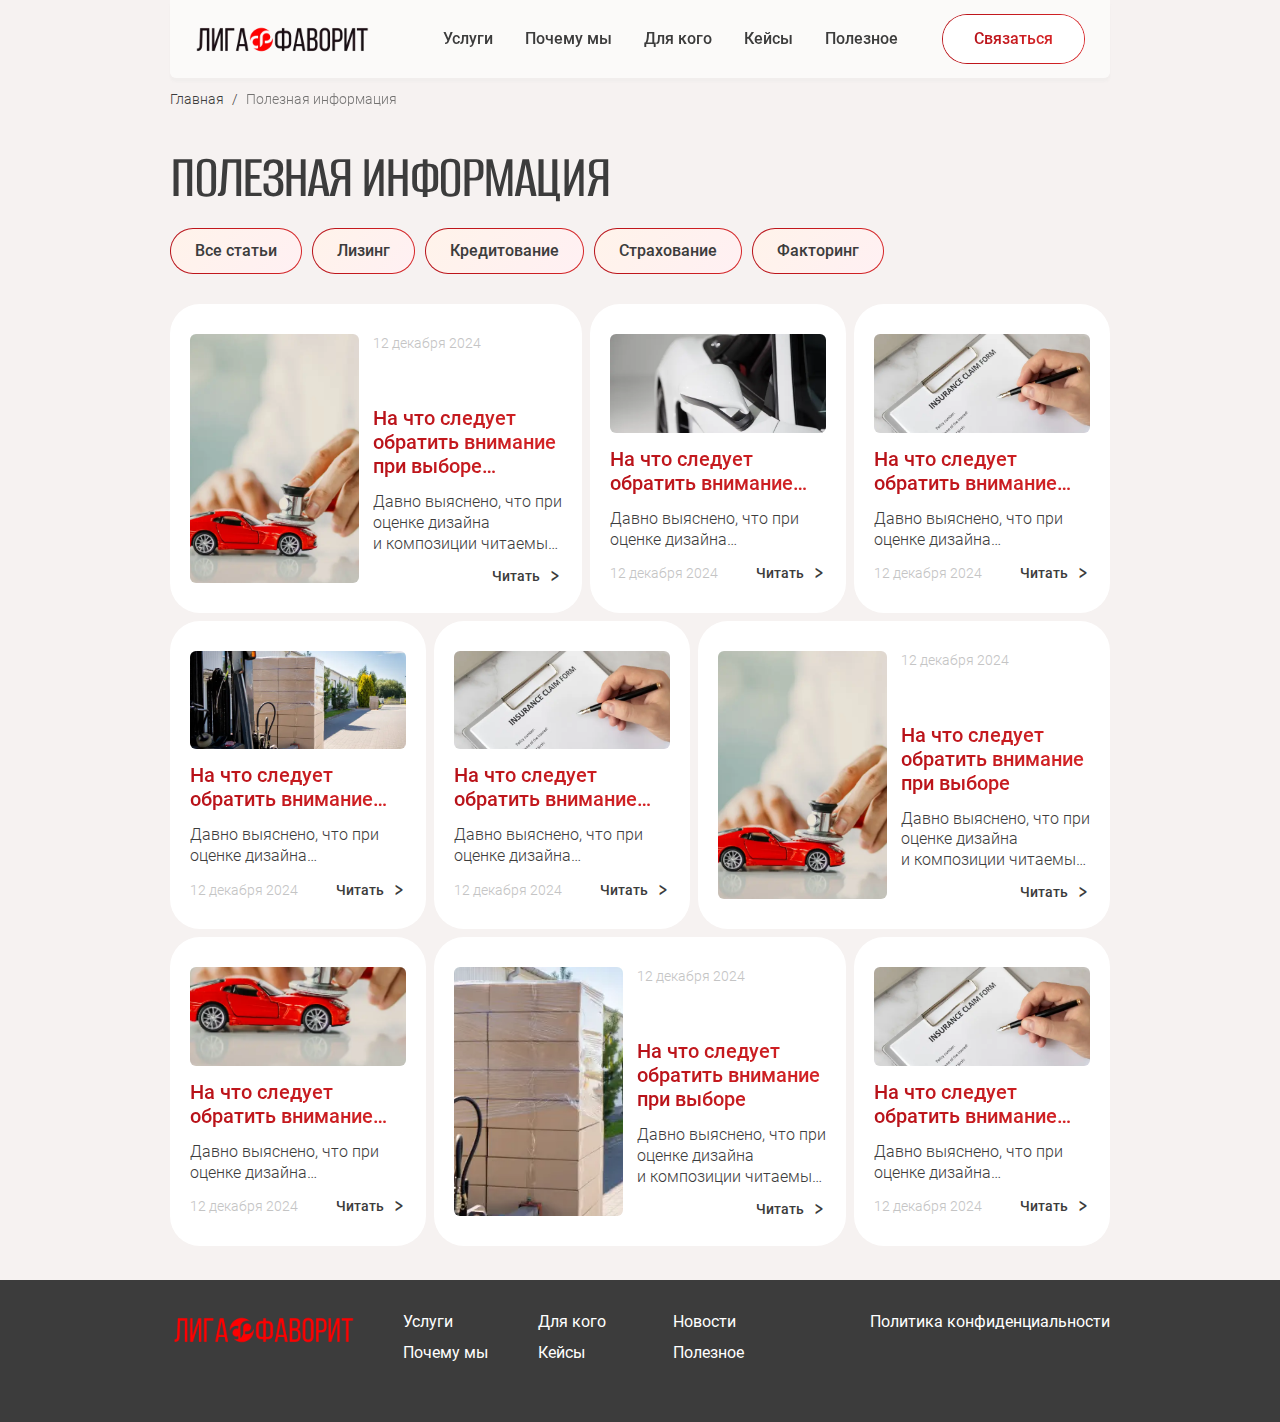
<file: news.html>
<!DOCTYPE html>
<html lang="ru">
  <head>
    <meta charset="UTF-8">
    <meta http-equiv="X-UA-Compatible" content="IE=edge">
    <meta name="viewport" content="width=device-width, initial-scale=1.0">
    <meta name="theme-color" content="#F7FAFF">
    <link rel="icon" href="./img/content/favicon.svg">
    <link rel="mask-icon" href="./img/content/favicon.svg" color="#F7FAFF">
    <link rel="apple-touch-icon" sizes="152x152" href="./img/content/touch-icon-ipad.png">
    <link rel="apple-touch-icon" sizes="167x167" href="./img/content/touch-icon-ipad-pro.png">
    <link rel="apple-touch-icon" sizes="180x180" href="./img/content/touch-icon-iphone-retina.png">
    <title>Полезная информация</title>
    <link rel="stylesheet" href="./css/style.min.css">
    <script src="./js/script.min.js" defer></script>
  </head>

  <body>
    <div class="wrapper">
      <header class="header" data-lp>
        <div class="container">
          <div class="header__body">
            <a class="header__logo-box" href="./index.html">
              <picture><source srcset="./img/content/logo-1.webp" type="image/webp"><img class="header__logo" src="./img/content/logo-1.png" alt="Лига Фаворит"></picture>
            </a>
            <nav class="menu">
              <button class="menu__btn" type="button" aria-label="Меню сайта" title="Меню сайта">
                <i class="menu__icon" aria-hidden="true">
                  <span></span>
                </i>
              </button>
              <div class="menu__body">
                <ul class="menu__list">
                  <li class="menu__item">
                    <a class="menu__link" href="./services.html">Услуги</a>
                  </li>
                  <li class="menu__item">
                    <a class="menu__link" href="#">Почему мы</a>
                  </li>
                  <li class="menu__item">
                    <a class="menu__link" href="#">Для кого</a>
                  </li>
                  <li class="menu__item">
                    <a class="menu__link" href="#">Кейсы</a>
                  </li>
                  <li class="menu__item">
                    <a class="menu__link" href="#">Полезное</a>
                  </li>
                </ul>
                <ul class="menu__list">
                  <li class="menu__item">
                    <a class="menu__link menu__link_btn" href="#"><span>Связаться</span></a>
                  </li>
                </ul>
              </div>
            </nav>
          </div>
        </div>
      </header>

      <main class="page">
        <section class="news">
          <div class="container">
            <div class="news__body">
              <div class="news__head">
                <ul class="breadcrumbs">
                  <li class="breadcrumbs__item">
                    <a class="breadcrumbs__link" href="./index.html">Главная</a>
                  </li>
                  <li class="breadcrumbs__item">
                    <span class="breadcrumbs__link">Полезная информация</span>
                  </li>
                </ul>
                <h1 class="news__title _h2">Полезная информация</h1>
              </div>
              <div class="news__main">
                <div class="news__filters">
                  <div class="filters">
                    <label class="filters__item">
                      <input class="filters__input" type="checkbox">
                      <span class="filters__btn"><span class="icon-close">Все статьи</span></span>
                    </label>
                    <label class="filters__item">
                      <input class="filters__input" type="checkbox">
                      <span class="filters__btn"><span class="icon-close">Лизинг</span></span>
                    </label>
                    <label class="filters__item">
                      <input class="filters__input" type="checkbox">
                      <span class="filters__btn"><span class="icon-close">Кредитование</span></span>
                    </label>
                    <label class="filters__item">
                      <input class="filters__input" type="checkbox">
                      <span class="filters__btn"><span class="icon-close">Страхование</span></span>
                    </label>
                    <label class="filters__item">
                      <input class="filters__input" type="checkbox">
                      <span class="filters__btn"><span class="icon-close">Факторинг</span></span>
                    </label>
                  </div>
                </div>
                <div class="news__items">
                  <div class="news__item">
                    <article class="new-card">
                      <figure class="new-card__img-box">
                        <picture><source srcset="./img/content/photo/new-1.webp" type="image/webp"><img class="new-card__img" src="./img/content/photo/new-1.jpg" alt="На что следует обратить внимание при выборе лизингодателя?"></picture>
                      </figure>
                      <div class="new-card__content">
                        <h4 class="new-card__title _h5">
                          На что следует обратить внимание при выборе лизингодателя?
                        </h4>
                        <p class="new-card__text">
                          Давно выяснено, что при оценке дизайна и композиции читаемый текст мешает
                          сосредоточиться. Lorem Ipsum используют потому, что
                        </p>
                        <div class="new-card__footer">
                          <time class="new-card__date" datetime="2024-04-24 19:00">12 декабря 2024</time>
                          <a class="new-card__link icon-right" href="./new.html">Читать</a>
                        </div>
                      </div>
                    </article>
                  </div>
                  <div class="news__item">
                    <article class="new-card">
                      <figure class="new-card__img-box">
                        <picture><source srcset="./img/content/photo/new-4.webp" type="image/webp"><img class="new-card__img" src="./img/content/photo/new-4.jpg" alt="На что следует обратить внимание при выборе лизингодателя?"></picture>
                      </figure>
                      <div class="new-card__content">
                        <h4 class="new-card__title _h5">На что следует обратить внимание при выборе</h4>
                        <p class="new-card__text">
                          Давно выяснено, что при оценке дизайна и композиции читаемый текст мешает
                          сосредоточиться. Lorem Ipsum используют потому, что
                        </p>
                        <div class="new-card__footer">
                          <time class="new-card__date" datetime="2024-04-24 19:00">12 декабря 2024</time>
                          <a class="new-card__link icon-right" href="./new.html">Читать</a>
                        </div>
                      </div>
                    </article>
                  </div>
                  <div class="news__item">
                    <article class="new-card">
                      <figure class="new-card__img-box">
                        <picture><source srcset="./img/content/photo/new-3.webp" type="image/webp"><img class="new-card__img" src="./img/content/photo/new-3.jpg" alt="На что следует обратить внимание при выборе лизингодателя?"></picture>
                      </figure>
                      <div class="new-card__content">
                        <h4 class="new-card__title _h5">На что следует обратить внимание при выборе</h4>
                        <p class="new-card__text">
                          Давно выяснено, что при оценке дизайна и композиции читаемый текст мешает
                          сосредоточиться. Lorem Ipsum используют потому, что
                        </p>
                        <div class="new-card__footer">
                          <time class="new-card__date" datetime="2024-04-24 19:00">12 декабря 2024</time>
                          <a class="new-card__link icon-right" href="./new.html">Читать</a>
                        </div>
                      </div>
                    </article>
                  </div>
                  <div class="news__item">
                    <article class="new-card">
                      <figure class="new-card__img-box">
                        <picture><source srcset="./img/content/photo/new-2.webp" type="image/webp"><img class="new-card__img" src="./img/content/photo/new-2.jpg" alt="На что следует обратить внимание при выборе лизингодателя?"></picture>
                      </figure>
                      <div class="new-card__content">
                        <h4 class="new-card__title _h5">
                          На что следует обратить внимание при выборе лизингодателя?
                        </h4>
                        <p class="new-card__text">
                          Давно выяснено, что при оценке дизайна и композиции читаемый текст мешает
                          сосредоточиться. Lorem Ipsum используют потому, что
                        </p>
                        <div class="new-card__footer">
                          <time class="new-card__date" datetime="2024-04-24 19:00">12 декабря 2024</time>
                          <a class="new-card__link icon-right" href="./new.html">Читать</a>
                        </div>
                      </div>
                    </article>
                  </div>
                  <div class="news__item">
                    <article class="new-card">
                      <figure class="new-card__img-box">
                        <picture><source srcset="./img/content/photo/new-3.webp" type="image/webp"><img class="new-card__img" src="./img/content/photo/new-3.jpg" alt="На что следует обратить внимание при выборе лизингодателя?"></picture>
                      </figure>
                      <div class="new-card__content">
                        <h4 class="new-card__title _h5">На что следует обратить внимание при выборе</h4>
                        <p class="new-card__text">
                          Давно выяснено, что при оценке дизайна и композиции читаемый текст мешает
                          сосредоточиться. Lorem Ipsum используют потому, что
                        </p>
                        <div class="new-card__footer">
                          <time class="new-card__date" datetime="2024-04-24 19:00">12 декабря 2024</time>
                          <a class="new-card__link icon-right" href="./new.html">Читать</a>
                        </div>
                      </div>
                    </article>
                  </div>
                  <div class="news__item">
                    <article class="new-card">
                      <figure class="new-card__img-box">
                        <picture><source srcset="./img/content/photo/new-1.webp" type="image/webp"><img class="new-card__img" src="./img/content/photo/new-1.jpg" alt="На что следует обратить внимание при выборе лизингодателя?"></picture>
                      </figure>
                      <div class="new-card__content">
                        <h4 class="new-card__title _h5">На что следует обратить внимание при выборе</h4>
                        <p class="new-card__text">
                          Давно выяснено, что при оценке дизайна и композиции читаемый текст мешает
                          сосредоточиться. Lorem Ipsum используют потому, что
                        </p>
                        <div class="new-card__footer">
                          <time class="new-card__date" datetime="2024-04-24 19:00">12 декабря 2024</time>
                          <a class="new-card__link icon-right" href="./new.html">Читать</a>
                        </div>
                      </div>
                    </article>
                  </div>
                  <div class="news__item">
                    <article class="new-card">
                      <figure class="new-card__img-box">
                        <picture><source srcset="./img/content/photo/new-1.webp" type="image/webp"><img class="new-card__img" src="./img/content/photo/new-1.jpg" alt="На что следует обратить внимание при выборе лизингодателя?"></picture>
                      </figure>
                      <div class="new-card__content">
                        <h4 class="new-card__title _h5">
                          На что следует обратить внимание при выборе лизингодателя?
                        </h4>
                        <p class="new-card__text">
                          Давно выяснено, что при оценке дизайна и композиции читаемый текст мешает
                          сосредоточиться. Lorem Ipsum используют потому, что
                        </p>
                        <div class="new-card__footer">
                          <time class="new-card__date" datetime="2024-04-24 19:00">12 декабря 2024</time>
                          <a class="new-card__link icon-right" href="./new.html">Читать</a>
                        </div>
                      </div>
                    </article>
                  </div>
                  <div class="news__item">
                    <article class="new-card">
                      <figure class="new-card__img-box">
                        <picture><source srcset="./img/content/photo/new-2.webp" type="image/webp"><img class="new-card__img" src="./img/content/photo/new-2.jpg" alt="На что следует обратить внимание при выборе лизингодателя?"></picture>
                      </figure>
                      <div class="new-card__content">
                        <h4 class="new-card__title _h5">На что следует обратить внимание при выборе</h4>
                        <p class="new-card__text">
                          Давно выяснено, что при оценке дизайна и композиции читаемый текст мешает
                          сосредоточиться. Lorem Ipsum используют потому, что
                        </p>
                        <div class="new-card__footer">
                          <time class="new-card__date" datetime="2024-04-24 19:00">12 декабря 2024</time>
                          <a class="new-card__link icon-right" href="./new.html">Читать</a>
                        </div>
                      </div>
                    </article>
                  </div>
                  <div class="news__item">
                    <article class="new-card">
                      <figure class="new-card__img-box">
                        <picture><source srcset="./img/content/photo/new-3.webp" type="image/webp"><img class="new-card__img" src="./img/content/photo/new-3.jpg" alt="На что следует обратить внимание при выборе лизингодателя?"></picture>
                      </figure>
                      <div class="new-card__content">
                        <h4 class="new-card__title _h5">На что следует обратить внимание при выборе</h4>
                        <p class="new-card__text">
                          Давно выяснено, что при оценке дизайна и композиции читаемый текст мешает
                          сосредоточиться. Lorem Ipsum используют потому, что
                        </p>
                        <div class="new-card__footer">
                          <time class="new-card__date" datetime="2024-04-24 19:00">12 декабря 2024</time>
                          <a class="new-card__link icon-right" href="./new.html">Читать</a>
                        </div>
                      </div>
                    </article>
                  </div>
                </div>
              </div>
            </div>
          </div>
        </section>
      </main>
      <footer class="footer">
        <div class="container">
          <div class="footer__body">
            <a class="footer__logo-box" href="./index.html">
              <picture><source srcset="./img/content/logo-2.webp" type="image/webp"><img class="footer__logo" src="./img/content/logo-2.png" alt="Лига Фаворит"></picture>
            </a>
            <ul class="footer-menu footer-menu_main">
              <li class="footer-menu__item">
                <a class="footer-menu__link" href="./services.html">Услуги</a>
              </li>
              <li class="footer-menu__item">
                <a class="footer-menu__link" href="#">Почему мы</a>
              </li>
              <li class="footer-menu__item">
                <a class="footer-menu__link" href="#">Для кого</a>
              </li>
              <li class="footer-menu__item">
                <a class="footer-menu__link" href="#">Кейсы</a>
              </li>
              <li class="footer-menu__item">
                <a class="footer-menu__link" href="#">Новости</a>
              </li>
              <li class="footer-menu__item">
                <a class="footer-menu__link" href="#">Полезное</a>
              </li>
            </ul>
            <ul class="footer-menu">
              <li class="footer-menu__item">
                <a class="footer-menu__link" href="#">Политика конфиденциальности</a>
              </li>
            </ul>
          </div>
        </div>
      </footer>
    </div>
  </body>
</html>
</file>
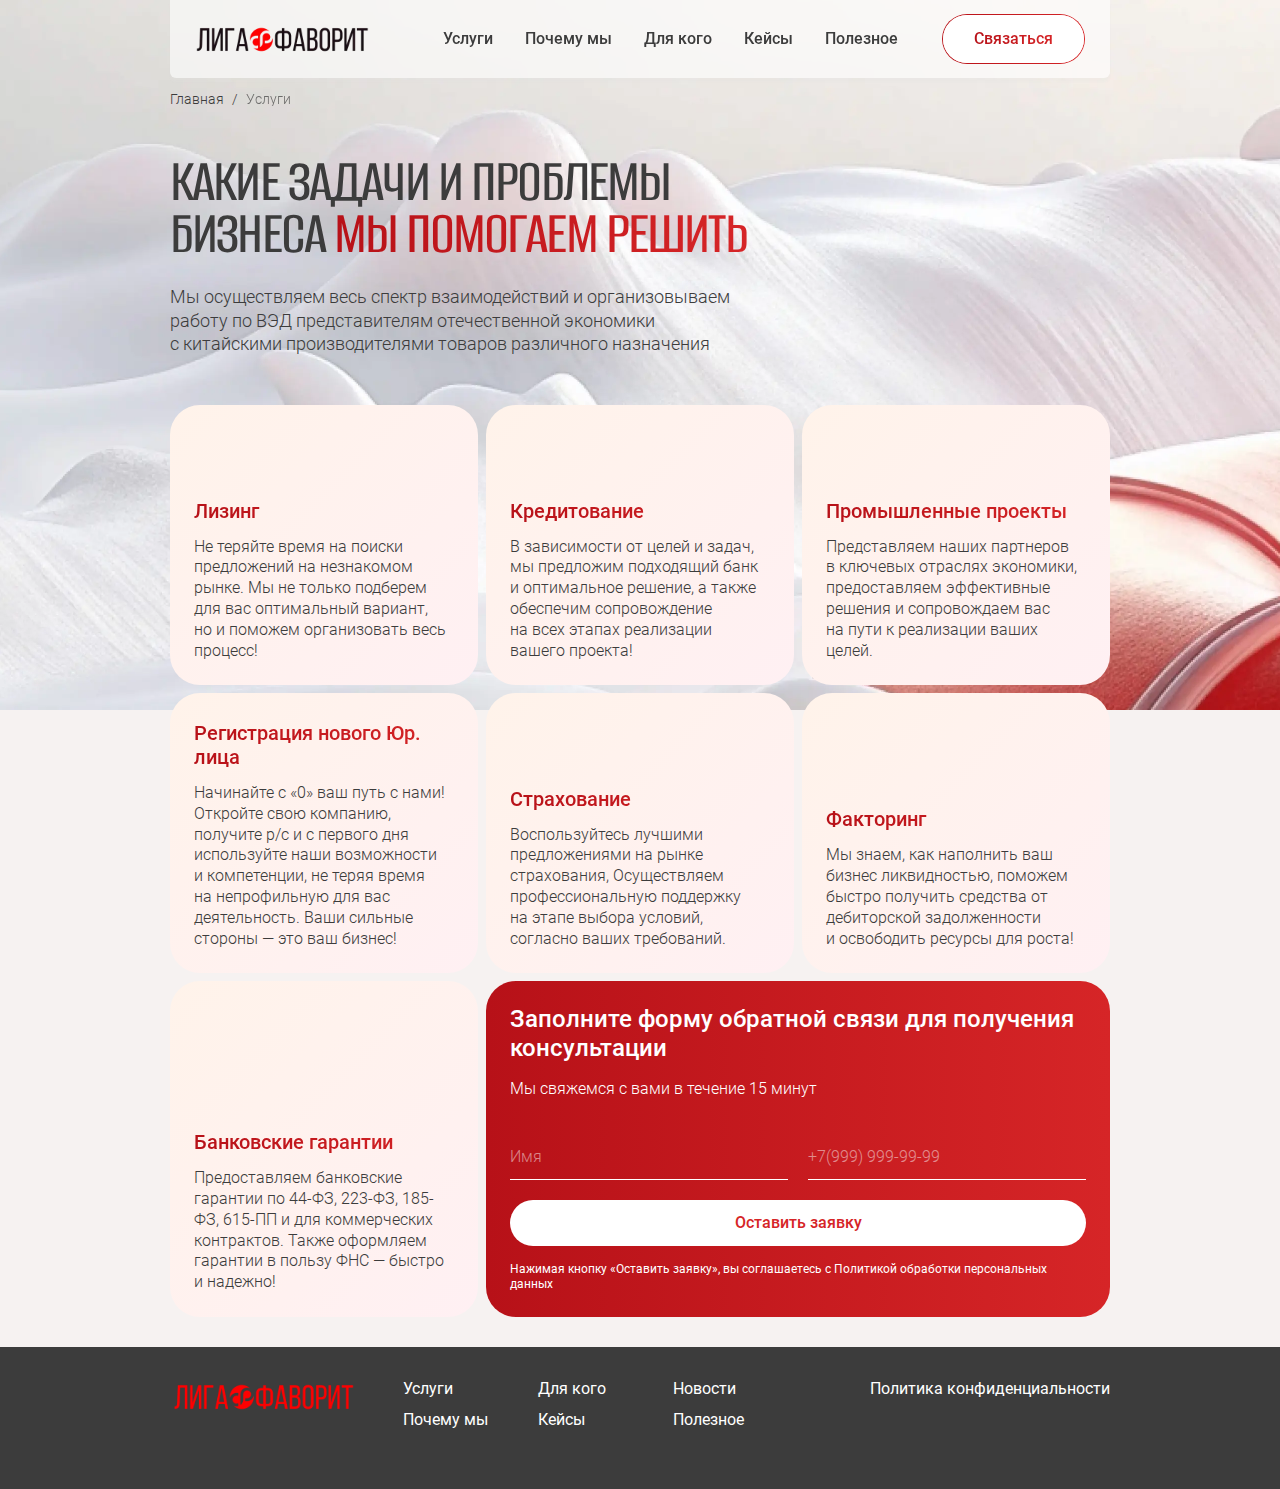
<file: services.html>
<!DOCTYPE html>
<html lang="ru">
  <head>
    <meta charset="UTF-8">
    <meta http-equiv="X-UA-Compatible" content="IE=edge">
    <meta name="viewport" content="width=device-width, initial-scale=1.0">
    <meta name="theme-color" content="#F7FAFF">
    <link rel="icon" href="./img/content/favicon.svg">
    <link rel="mask-icon" href="./img/content/favicon.svg" color="#F7FAFF">
    <link rel="apple-touch-icon" sizes="152x152" href="./img/content/touch-icon-ipad.png">
    <link rel="apple-touch-icon" sizes="167x167" href="./img/content/touch-icon-ipad-pro.png">
    <link rel="apple-touch-icon" sizes="180x180" href="./img/content/touch-icon-iphone-retina.png">
    <title>Услуги</title>
    <link rel="stylesheet" href="./css/style.min.css">
    <script src="./js/script.min.js" defer></script>
  </head>

  <body>
    <div class="wrapper">
      <header class="header" data-lp>
        <div class="container">
          <div class="header__body">
            <a class="header__logo-box" href="./index.html">
              <picture><source srcset="./img/content/logo-1.webp" type="image/webp"><img class="header__logo" src="./img/content/logo-1.png" alt="Лига Фаворит"></picture>
            </a>
            <nav class="menu">
              <button class="menu__btn" type="button" aria-label="Меню сайта" title="Меню сайта">
                <i class="menu__icon" aria-hidden="true">
                  <span></span>
                </i>
              </button>
              <div class="menu__body">
                <ul class="menu__list">
                  <li class="menu__item">
                    <a class="menu__link" href="./services.html">Услуги</a>
                  </li>
                  <li class="menu__item">
                    <a class="menu__link" href="#">Почему мы</a>
                  </li>
                  <li class="menu__item">
                    <a class="menu__link" href="#">Для кого</a>
                  </li>
                  <li class="menu__item">
                    <a class="menu__link" href="#">Кейсы</a>
                  </li>
                  <li class="menu__item">
                    <a class="menu__link" href="#">Полезное</a>
                  </li>
                </ul>
                <ul class="menu__list">
                  <li class="menu__item">
                    <a class="menu__link menu__link_btn" href="#"><span>Связаться</span></a>
                  </li>
                </ul>
              </div>
            </nav>
          </div>
        </div>
      </header>

      <main class="page">
        <section class="services">
          <picture>
            <source srcset="./img/content/art/services-3.webp" media="(max-width: 767px)" type="image/webp">
            <source srcset="./img/content/art/services-3.jpg" media="(max-width: 767px)">
            <source srcset="./img/content/art/services-2.webp" media="(min-width: 1921px)" type="image/webp">
            <source srcset="./img/content/art/services-2.jpg" media="(min-width: 1921px)">
            <source srcset="./img/content/art/services-1.webp" type="image/webp">
            <img class="services__img" src="./img/content/art/services-1.jpg" alt="image">
          </picture>
          <div class="container">
            <div class="services__body">
              <ul class="breadcrumbs">
                <li class="breadcrumbs__item">
                  <a class="breadcrumbs__link" href="./index.html">Главная</a>
                </li>
                <li class="breadcrumbs__item">
                  <span class="breadcrumbs__link">Услуги</span>
                </li>
              </ul>
              <div class="services__head">
                <h1 class="services__title _h2">
                  Какие задачи и проблемы бизнеса <b>мы помогаем решить</b>
                </h1>
                <p class="services__text">
                  Мы осуществляем весь спектр взаимодействий и организовываем работу по ВЭД
                  представителям отечественной экономики с китайскими производителями товаров
                  различного назначения
                </p>
              </div>
              <div class="services__items">
                <article class="service">
                  <h3 class="service__name _h5">Лизинг</h3>
                  <p class="service__desc">
                    Не теряйте время на поиски предложений на незнакомом рынке.
                    Мы не только подберем для вас оптимальный вариант, но и поможем
                    организовать весь процесс!
                  </p>
                </article>
                <article class="service">
                  <h3 class="service__name _h5">Кредитование</h3>
                  <p class="service__desc">
                    В зависимости от целей и задач, мы предложим подходящий банк
                    и оптимальное решение, а также обеспечим сопровождение на всех этапах
                    реализации вашего проекта!
                  </p>
                </article>
                <article class="service">
                  <h3 class="service__name _h5">Промышленные проекты</h3>
                  <p class="service__desc">
                    Представляем наших партнеров в ключевых отраслях экономики, предоставляем
                    эффективные решения и сопровождаем вас на пути к реализации ваших
                    целей.
                  </p>
                </article>
                <article class="service">
                  <h3 class="service__name _h5">Регистрация нового Юр. лица</h3>
                  <p class="service__desc">
                    Начинайте с &laquo;0&raquo; ваш путь с нами! Откройте свою компанию,
                    получите р/с и с первого дня используйте наши возможности
                    и компетенции, не теряя время на непрофильную для вас деятельность.
                    Ваши сильные стороны &mdash; это ваш бизнес!
                  </p>
                </article>
                <article class="service">
                  <h3 class="service__name _h5">Страхование</h3>
                  <p class="service__desc">
                    Воспользуйтесь лучшими предложениями на рынке страхования, Осуществляем
                    профессиональную поддержку на этапе выбора условий, согласно ваших требований.
                  </p>
                </article>
                <article class="service">
                  <h3 class="service__name _h5">Факторинг</h3>
                  <p class="service__desc">
                    Мы знаем, как наполнить ваш бизнес ликвидностью, поможем быстро получить средства
                    от дебиторской задолженности и освободить ресурсы для роста!
                  </p>
                </article>
                <article class="service">
                  <h3 class="service__name _h5">Банковские гарантии</h3>
                  <p class="service__desc">
                    Предоставляем банковские гарантии по 44-ФЗ, 223-ФЗ, 185-ФЗ, 615-ПП и для
                    коммерческих контрактов. Также оформляем гарантии в пользу ФНС &mdash;
                    быстро и надежно!
                  </p>
                </article>
                <article class="service service_form">
                  <div class="callback">
                    <h4 class="callback__title _h4">
                      Заполните форму обратной связи для получения консультации
                    </h4>
                    <p class="callback__text">
                      Мы свяжемся с вами в течение 15 минут
                    </p>
                    <div class="callback__form">
                      <form class="main-form" action="#">
                        <div class="main-form__body">
                          <div class="main-form__item">
                            <!-- span class="wpcf7-form-control-wrap полностью заменить инпутом CF7 -->
                            <!-- в function.php отключить у CF7 вывод лишних <p> и <br> -->
                            <span class="wpcf7-form-control-wrap">
                              <input class="main-form__input" type="text" placeholder="Имя">
                            </span>
                          </div>
                          <div class="main-form__item">
                            <!-- span class="wpcf7-form-control-wrap полностью заменить инпутом CF7 -->
                            <!-- в function.php отключить у CF7 вывод лишних <p> и <br> -->
                            <span class="wpcf7-form-control-wrap">
                              <input class="main-form__input" type="tel" placeholder="+7(999) 999-99-99">
                            </span>
                          </div>
                          <div class="main-form__item main-form__item_submit">
                            <input class="main-form__btn btn" type="submit" value="Оставить заявку">
                          </div>
                        </div>
                        <div class="main-form__agree">
                          <p>
                            Нажимая кнопку &laquo;Оставить заявку&raquo;, вы соглашаетесь
                            с Политикой обработки персональных данных
                          </p>
                        </div>
                      </form>
                    </div>
                  </div>
                </article>
              </div>
            </div>
          </div>
        </section>
      </main>
      <footer class="footer">
        <div class="container">
          <div class="footer__body">
            <a class="footer__logo-box" href="./index.html">
              <picture><source srcset="./img/content/logo-2.webp" type="image/webp"><img class="footer__logo" src="./img/content/logo-2.png" alt="Лига Фаворит"></picture>
            </a>
            <ul class="footer-menu footer-menu_main">
              <li class="footer-menu__item">
                <a class="footer-menu__link" href="./services.html">Услуги</a>
              </li>
              <li class="footer-menu__item">
                <a class="footer-menu__link" href="#">Почему мы</a>
              </li>
              <li class="footer-menu__item">
                <a class="footer-menu__link" href="#">Для кого</a>
              </li>
              <li class="footer-menu__item">
                <a class="footer-menu__link" href="#">Кейсы</a>
              </li>
              <li class="footer-menu__item">
                <a class="footer-menu__link" href="#">Новости</a>
              </li>
              <li class="footer-menu__item">
                <a class="footer-menu__link" href="#">Полезное</a>
              </li>
            </ul>
            <ul class="footer-menu">
              <li class="footer-menu__item">
                <a class="footer-menu__link" href="#">Политика конфиденциальности</a>
              </li>
            </ul>
          </div>
        </div>
      </footer>
    </div>
  </body>
</html>
</file>
<file: css/style.min.css>
.menu__body,.popup__inner{overflow:auto}.menu__body::-webkit-scrollbar,.popup__inner::-webkit-scrollbar{width:4px;height:4px}.menu__body::-webkit-scrollbar-track,.popup__inner::-webkit-scrollbar-track{background-color:var(--color-light)}.menu__body::-webkit-scrollbar-thumb,.popup__inner::-webkit-scrollbar-thumb{background-color:var(--color-accent)}@-moz-document url-prefix(){.menu__body,.popup__inner{scrollbar-color:var(--color-accent) var(--color-light);scrollbar-width:thin}}.filters__input,.seo{position:absolute;width:1px;height:1px;margin:-1px;border:0;padding:0;white-space:nowrap;clip-path:inset(100%);clip:rect(0 0 0 0);overflow:hidden}._h1 b,._h1 strong,._h2 b,._h2 strong,._h3 b,._h3 strong,._h4 b,._h4 strong,._h5 b,._h5 strong,.benefits-slider__num::before,.benefits-slider__title,.case__name,.case__title,.cases-slider__title,.contacts__text,.new-card__title,.service__name,.services-h__name{background:var(--gradient-1);-webkit-background-clip:text;-webkit-text-fill-color:transparent;background-clip:text;text-fill-color:transparent}@font-face{font-family:AlumniSans;font-display:swap;src:url(../fonts/AlumniSans-Medium.woff2) format("woff2"),url(../fonts/AlumniSans-Medium.woff) format("woff");font-weight:500;font-style:normal}._h1,._h2,._h3{font-family:AlumniSans,sans-serif;font-weight:500;text-transform:uppercase;line-height:.84;letter-spacing:-.03em}@font-face{font-family:Roboto;font-display:swap;src:url(../fonts/Roboto-Regular.woff2) format("woff2"),url(../fonts/Roboto-Regular.woff) format("woff");font-weight:400;font-style:normal}@font-face{font-family:Roboto;font-display:swap;src:url(../fonts/Roboto-Medium.woff2) format("woff2"),url(../fonts/Roboto-Medium.woff) format("woff");font-weight:500;font-style:normal}@font-face{font-family:icons;font-display:block;src:url(../fonts/icons.woff2) format("woff2"),url(../fonts/icons.woff) format("woff");font-weight:400;font-style:normal}@font-face{font-family:Roboto;font-display:swap;src:url(../fonts/Roboto-Light.woff2) format("woff2"),url(../fonts/Roboto-Light.woff) format("woff");font-weight:300;font-style:normal}body,html{font-family:Roboto,sans-serif;font-weight:300}.icon-close::after{content:"\e900";font-family:icons!important;speak:never;font-style:normal;font-weight:400;font-variant:normal;text-transform:none;line-height:1;-webkit-font-smoothing:antialiased;-moz-osx-font-smoothing:grayscale}.icon-left::after,[class$=__button_prev]::after,[class*="__button_prev "]::after{content:"\e901";font-family:icons!important;speak:never;font-style:normal;font-weight:400;font-variant:normal;text-transform:none;line-height:1;-webkit-font-smoothing:antialiased;-moz-osx-font-smoothing:grayscale}.icon-right::after,[class$=__button_next]::after,[class*="__button_next "]::after{content:"\e902";font-family:icons!important;speak:never;font-style:normal;font-weight:400;font-variant:normal;text-transform:none;line-height:1;-webkit-font-smoothing:antialiased;-moz-osx-font-smoothing:grayscale}/*! normalize.css v8.0.1 | MIT License | github.com/necolas/normalize.css */html{line-height:1.15;-webkit-text-size-adjust:100%}hr{box-sizing:content-box;height:0;overflow:visible}pre{font-family:monospace,monospace;font-size:1em}abbr[title]{border-bottom:none;text-decoration:underline;-webkit-text-decoration:underline dotted;text-decoration:underline dotted}b,strong{font-weight:bolder}code,kbd,samp{font-family:monospace,monospace;font-size:1em}small{font-size:80%}sub,sup{font-size:75%;line-height:0;position:relative;vertical-align:baseline}sub{bottom:-.25em}sup{top:-.5em}button,input,optgroup,select,textarea{font-family:inherit;font-size:100%;line-height:1.15;margin:0}button,input{overflow:visible}button,select{text-transform:none}[type=button],[type=reset],[type=submit],button{-webkit-appearance:button}[type=button]::-moz-focus-inner,[type=reset]::-moz-focus-inner,[type=submit]::-moz-focus-inner,button::-moz-focus-inner{border-style:none;padding:0}[type=button]:-moz-focusring,[type=reset]:-moz-focusring,[type=submit]:-moz-focusring,button:-moz-focusring{outline:1px dotted ButtonText}fieldset{padding:.35em .75em .625em}legend{box-sizing:border-box;color:inherit;display:table;max-width:100%;padding:0;white-space:normal}progress{vertical-align:baseline}textarea{overflow:auto}[type=checkbox],[type=radio]{box-sizing:border-box;padding:0}[type=number]::-webkit-inner-spin-button,[type=number]::-webkit-outer-spin-button{height:auto}[type=search]{-webkit-appearance:textfield;outline-offset:-2px}[type=search]::-webkit-search-decoration{-webkit-appearance:none}::-webkit-file-upload-button{-webkit-appearance:button;font:inherit}details{display:block}summary{display:list-item}template{display:none}[hidden]{display:none}*,::after,::before{box-sizing:border-box;padding:0;margin:0}ul{list-style:none}a{text-decoration:none}img{display:block;max-width:100%;width:100%;-webkit-user-select:none;-moz-user-select:none;user-select:none}button,input,select,textarea{font:inherit}input,textarea{border-radius:0}input:-webkit-autofill{-webkit-text-fill-color:transparent;-webkit-transition:background-color 600s ease-in-out 0s;transition:background-color 600s ease-in-out 0s}button{cursor:pointer}[href^="tel:"]{white-space:nowrap}[type=search]::-webkit-search-cancel-button,[type=search]::-webkit-search-decoration{-webkit-appearance:none;appearance:none}[type=search]{-webkit-appearance:textfield;-moz-appearance:textfield;appearance:textfield;outline-offset:-2px}body,html{height:100%}:root{--height-header:80px;--width-custom-new:412px;--width-page:100vw;--height-page:100vh;--height-btn:50px;--height-btn-large:50px;--height-btn-small:46px;--padding-page:8px;--padding-large:40px;--padding-medium:24px;--padding-normal:14px;--gap:8px;--color-dark:#3c3c3c;--color-accent:#ff0000;--color-light:#f6f2f1;--color-white:#ffffff;--gradient-1:linear-gradient(90deg, #b71118 0%, #d62527 100%);--gradient-2:linear-gradient(90deg, #d62527 0%, #b71118 100%);--gradient-3:linear-gradient(135deg, #fff3ea 0%, #fff0f3 100%);--transition-duration:0.3s;--radius-large:40px;--radius-normal:30px;--text-large:16px;--text-medium:16px;--text-normal:16px;--text-small:14px;--text-smallest:12px}html.is-lock{overflow:clip}body,html{font-size:var(--text-normal);line-height:1.3;color:var(--color-dark);background-color:var(--color-light)}.wrapper{position:relative;display:flex;flex-direction:column;min-height:100%;overflow:clip}.page{flex:1 1 auto}.page_small{display:flex;flex-direction:column}.page_small>:last-child{flex-grow:1}.container{width:100%;max-width:100%;padding:0 8px;margin:0 auto}.swiper-horizontal{touch-action:pan-y}.swiper-vertical{touch-action:pan-x}._overcross_bottom{position:relative;margin-bottom:calc(-1 * var(--radius-large));border-bottom-right-radius:var(--radius-large);border-bottom-left-radius:var(--radius-large)}._overcross_top{position:relative;margin-top:calc(-1 * var(--radius-large));border-top-right-radius:var(--radius-large);border-top-left-radius:var(--radius-large)}._undercross_top{padding-top:var(--radius-large)}._undercross_bottom{padding-bottom:var(--radius-large)}._h1{font-size:50px}._h1 b,._h1 strong{font-weight:inherit}._h2{font-size:50px}._h2 b,._h2 strong{font-weight:inherit}._h3{font-size:40px}._h3 b,._h3 strong{font-weight:inherit}._h4{font-weight:500;font-size:20px;line-height:1.2}._h4 b,._h4 strong{font-weight:inherit}._h5{font-weight:500;font-size:20px;line-height:1.2}._h5 b,._h5 strong{font-weight:inherit}.btn{position:relative;display:inline-flex;align-items:center;justify-content:center;height:var(--height-btn);padding:0 34px;white-space:nowrap;-webkit-user-select:none;-moz-user-select:none;user-select:none;text-align:center;font-weight:500;font-size:var(--text-normal);line-height:1;color:var(--color-accent);background-color:transparent;border:1px solid transparent;border-radius:var(--height-btn);transition-duration:var(--transition-duration);transition-property:color,background-color,border-color}.btn:focus-visible{outline:0}.btn_cta{color:var(--color-white);border:none}.btn_cta::after,.btn_cta::before{content:"";position:absolute;top:0;right:0;bottom:0;left:0;border-radius:inherit}.btn_cta::before{background:var(--gradient-1)}.btn_cta::after{background:var(--gradient-2);opacity:0;transition-duration:var(--transition-duration);transition-property:opacity}.btn_cta span{position:relative;z-index:1}.btn_cta:focus-visible::after{opacity:1}.btn_white{background:var(--gradient-3)}.btn_white::after,.btn_white::before{content:"";position:absolute;top:0;right:0;bottom:0;left:0;border-radius:inherit}.btn_white::before{background-color:var(--color-white);transition-duration:var(--transition-duration);transition-property:opacity}.btn_white span{position:relative;z-index:1;display:inline-flex;align-items:center;background:var(--gradient-1);-webkit-background-clip:text;-webkit-text-fill-color:transparent;background-clip:text;text-fill-color:transparent}.btn_white span::after{margin-left:8px}.btn_white:focus-visible::before{opacity:0}.btn_large{height:var(--height-btn-large)}[class$=__controls],[class*="__controls "]{display:flex;align-items:center;justify-content:flex-end;margin-top:var(--padding-medium)}._is-lock [class$=__controls],._is-lock [class*="__controls "]{display:none}[class$=__scrollbar],[class*="__scrollbar "]{flex-grow:1;margin-left:auto;background-color:var(--color-white);border-radius:5px;overflow:hidden}[class$=__scrollbar-drag],[class*="__scrollbar-drag "]{height:8px;background:var(--gradient-1);border:2px solid var(--color-white);border-radius:inherit}[class$=__button_next],[class$=__button_prev],[class*="__button_next "],[class*="__button_prev "]{position:relative;flex-shrink:0;display:flex;align-items:center;justify-content:center;aspect-ratio:1/1;width:auto;height:var(--height-btn);font-size:22px;color:var(--color-accent);background-color:var(--color-white);border-radius:50%;border:none;transition-duration:var(--transition-duration);transition-property:opacity}[class$=__button_next]::before,[class$=__button_prev]::before,[class*="__button_next "]::before,[class*="__button_prev "]::before{content:"";position:absolute;top:0;right:0;bottom:0;left:0;border-radius:inherit;background:var(--gradient-3);opacity:0;transition-duration:var(--transition-duration);transition-property:opacity}[class$=__button_next]::after,[class$=__button_prev]::after,[class*="__button_next "]::after,[class*="__button_prev "]::after{position:relative;-webkit-background-clip:text;-webkit-text-fill-color:transparent;background-clip:text;text-fill-color:transparent}[class$=__button_next]._is-disabled,[class$=__button_prev]._is-disabled,[class*="__button_next "]._is-disabled,[class*="__button_prev "]._is-disabled{opacity:.5;cursor:default}[class$=__button_next]:focus-visible,[class$=__button_prev]:focus-visible,[class*="__button_next "]:focus-visible,[class*="__button_prev "]:focus-visible{outline:0}[class$=__button_next]:focus-visible::before,[class$=__button_prev]:focus-visible::before,[class*="__button_next "]:focus-visible::before,[class*="__button_prev "]:focus-visible::before{opacity:1}[class$=__button_prev],[class*="__button_prev "]{margin-left:24px}[class$=__button_prev]::after,[class*="__button_prev "]::after{background-image:var(--gradient-2)}[class$=__button_next],[class*="__button_next "]{margin-left:8px}[class$=__button_next]::after,[class*="__button_next "]::after{background-image:var(--gradient-1)}.header{position:fixed;z-index:10;top:0;right:0;left:0;background-color:var(--color-white);border-radius:0 0 10px 10px;box-shadow:0 4px 2px 0 rgba(226,226,226,.2)}.header__body{position:relative;display:flex;align-items:center;justify-content:space-between;padding:14px var(--padding-page)}.header__logo-box{flex-shrink:0;height:39px}.header__logo{aspect-ratio:232/52;width:auto;height:100%;-o-object-fit:contain;object-fit:contain;-o-object-position:center;object-position:center}.menu{flex-shrink:0}.menu__btn{position:relative;z-index:1;display:flex;align-items:center;justify-content:center;aspect-ratio:1/1;width:48px;background-color:var(--color-light);border-radius:12px;border:none;outline:0}.menu__icon{position:relative;width:22px;height:14px}.menu__icon span,.menu__icon::after,.menu__icon::before{position:absolute;left:0;width:100%;height:2px;background-color:var(--color-accent);border-radius:2px;transition-duration:var(--transition-duration);transition-property:transform,top,bottom}.menu__icon span{top:6px}.menu__icon::before{content:"";top:0}.menu__icon::after{content:"";bottom:0}.is-menu-open .menu__icon span{transform:scale(0)}.is-menu-open .menu__icon::before{transform:translateY(-50%) rotate(-45deg);top:50%}.is-menu-open .menu__icon::after{transform:translateY(50%) rotate(45deg);bottom:50%}.menu__body{position:fixed;z-index:10;top:var(--height-header);right:0;width:100%;max-width:var(--width-page);max-height:calc(var(--height-page) - var(--height-header));padding:calc(2.5 * var(--gap)) calc(2 * var(--gap));background-color:var(--color-white);box-shadow:0 4px 2px 0 rgba(226,226,226,.2);border-radius:0 0 30px 30px;opacity:0;visibility:hidden;pointer-events:none}.is-menu-open .menu__body{opacity:1;visibility:visible;pointer-events:auto}.menu__list{display:flex;flex-direction:column}.menu__list+.menu__list{border-top:1px solid var(--color-light)}.menu__item+.menu__item{border-top:1px solid var(--color-light)}.menu__link{display:block;padding:14px 0;white-space:nowrap;text-align:center;font-weight:500;font-size:var(--text-normal);color:var(--color-dark);transition-duration:var(--transition-duration);transition-property:color}.menu__link:focus-visible{outline:0;color:var(--color-accent)}.menu__link_btn{color:var(--color-accent)}.footer{background-color:var(--color-dark)}.footer__body{display:flex;align-items:center;flex-direction:column;padding:32px 0 60px}.footer__logo-box{flex-shrink:0;height:36px;margin:0 0 24px}.footer__logo{aspect-ratio:241/46;width:auto;height:100%;-o-object-fit:contain;object-fit:contain;-o-object-position:center;object-position:center}.footer-menu{margin-bottom:-18px;line-height:initial}.footer-menu+.footer-menu{margin:18px 0 0}.footer-menu__item{margin-bottom:18px}.footer-menu__link{display:block;text-align:center;font-weight:400;color:var(--color-white);transition-duration:var(--transition-duration);transition-property:color}.footer-menu__link:focus-visible{outline:0;color:var(--color-accent)}.breadcrumbs{display:flex;max-width:100%;font-size:var(--text-small);line-height:1}.breadcrumbs__item{display:flex}.breadcrumbs__item:not(:last-child){color:var(--color-dark);white-space:nowrap}.breadcrumbs__item:not(:last-child)::after{content:"/";margin:0 8px;color:var(--color-dark)}.breadcrumbs__item:not(:last-child) .breadcrumbs__link:focus-visible{outline:0;opacity:.7}.breadcrumbs__item:not(:last-child) .breadcrumbs__link:active{opacity:.7}.breadcrumbs__item:last-child{display:-webkit-box;box-orient:vertical;-webkit-box-orient:vertical;text-overflow:ellipsis;-ms-text-overflow:ellipsis;line-clamp:1;-ms-line-clamp:1;-webkit-line-clamp:1;color:var(--color-dark);opacity:.7;overflow:hidden}.breadcrumbs__link{color:inherit;transition-duration:var(--transition-duration);transition-property:color,opacity}.popup{position:fixed;z-index:-5;top:0;right:0;bottom:0;left:0;display:flex;align-items:center;justify-content:center;transition-duration:var(--transition-duration);transition-property:opacity;opacity:0;visibility:hidden;pointer-events:none}.popup::before{content:"";position:absolute;top:0;right:0;bottom:0;left:0;background-color:rgba(26,26,26,.47);-webkit-backdrop-filter:blur(7.6px);backdrop-filter:blur(7.6px)}.popup.is-open{z-index:20;opacity:1;visibility:visible;pointer-events:auto}.popup__wrapper{position:relative;display:flex;max-height:100%;margin-top:calc(.5 * var(--height-btn))}.popup__body{position:relative;display:flex;width:100%;max-width:calc(var(--width-page) - 2 * var(--padding-page));max-height:calc(var(--height-page) - 2 * var(--height-btn));border-radius:var(--radius-normal);overflow:hidden}.popup__close{position:absolute;z-index:2;top:calc(-1 * var(--padding-large));right:0;display:flex;align-items:center;justify-content:center;font-size:28px;color:var(--color-white);background-color:transparent;border:none}.popup__close:focus-visible{outline:0}.popup__inner{flex-shrink:0;flex-grow:1;transform:translate3d(0,0,0);max-width:100%;max-height:100%}.case{padding:30px 20px;background-color:var(--color-white)}.case__head{margin-bottom:28px}.case__title:not(:last-child){margin-bottom:20px}.case__list{flex-shrink:0;margin:0 0 28px}.case__item+.case__item{margin-top:17px}.case__name{margin-bottom:11px}.result{padding:30px 20px;color:var(--color-white);background:var(--gradient-1);border-radius:var(--radius-normal)}.result__title{margin-bottom:26px}.result__item{position:relative;padding-left:27px}.result__item::before{content:"";position:absolute;top:3px;left:0;width:15px;height:15px;background-color:transparent;border:3px solid var(--color-white);border-radius:50%}.result__item+.result__item{margin-top:16px}.welcome{position:relative;width:100%;overflow:hidden}.welcome__items{position:relative;display:flex;width:100%}.welcome__item{position:relative;flex-shrink:0;width:100%;overflow:hidden}.welcome__img{position:absolute;right:0;bottom:0;height:300px;-o-object-fit:cover;object-fit:cover;-o-object-position:center;object-position:center;pointer-events:none}.welcome__body{position:relative;padding:116px 0 calc(158px + var(--height-btn-large))}.welcome__title{max-width:520px;text-wrap:balance}.welcome__title:not(:last-child){margin-bottom:24px}.welcome__text{max-width:350px;font-size:var(--text-large)}.welcome__footer{position:absolute;z-index:1;left:50%;transform:translateX(-50%);bottom:40px}.welcome__footer .container{width:var(--width-page)}.welcome__actions{display:flex}.welcome__btn{min-width:260px}.welcome__controls{padding-top:20px}.benefits{margin-top:-2px;background:var(--gradient-1);overflow:hidden}.benefits__body{padding:65px 0 50px}.benefits__head{max-width:550px;margin-bottom:40px;color:var(--color-white)}.benefits__title:not(:last-child){margin-bottom:14px}.benefits-slider{width:100%}.benefits-slider__items{position:relative;display:flex;width:100%;will-change:transform;list-style:none;counter-reset:num}.benefits-slider__item{counter-increment:num;flex-shrink:0;width:322px;padding:24px;background-color:var(--color-white);border-radius:var(--radius-normal)}.benefits-slider__num{display:flex;align-items:center;justify-content:center;aspect-ratio:1/1;width:34px;margin-bottom:var(--padding-normal);font-weight:500;font-size:16px;background:var(--gradient-3);border-radius:50%}.benefits-slider__num::before{content:counter(num)}.benefits-slider__title:not(:last-child){margin-bottom:var(--padding-normal)}.whom{position:relative;overflow:hidden}.whom__img{position:absolute;left:50%;transform:translateX(-50%);bottom:0;aspect-ratio:8/3;width:800px;max-width:none;-o-object-fit:cover;object-fit:cover;-o-object-position:center;object-position:center;pointer-events:none}.whom__body{position:relative;padding:50px 0 64px}.whom__title{margin-bottom:var(--padding-large);text-align:center}.whom__list:not(:last-child){margin-bottom:var(--padding-medium)}.whom-slider{width:100%}.whom-slider__items{position:relative;display:flex;width:100%;will-change:transform}.whom-slider__item{position:relative;flex-shrink:0;width:322px;padding:24px 24px 38px;background-color:var(--color-white);border-radius:var(--radius-normal);overflow:hidden}.whom-slider__item::before{content:"";position:absolute;right:-70px;bottom:-70px;aspect-ratio:1/1;width:182px;height:auto;background:url(../img/icons/logo.svg) center/contain no-repeat;opacity:.12}.whom-slider__item:nth-child(3n+1)::before{transform:rotate(122deg)}.whom-slider__item:nth-child(3n+2)::before{transform:rotate(180deg)}.whom-slider__item:nth-child(3n+3)::before{transform:rotate(90deg)}.whom-slider__item>*{position:relative}.whom-slider__title{margin-bottom:var(--padding-normal)}.whom-info__title{margin-bottom:var(--padding-medium)}.whom-info__list{display:flex;flex-wrap:wrap;margin:0 calc(-.5 * var(--gap)) calc(-1 * var(--gap))}.whom-info__item{position:relative;padding:18px 20px;margin:0 calc(.5 * var(--gap)) var(--gap);font-weight:500;font-size:14px;line-height:initial;letter-spacing:-.05em;background:var(--gradient-1);border-radius:50px}.whom-info__item::before{content:"";position:absolute;top:1px;right:1px;bottom:1px;left:1px;background:var(--gradient-3);border-radius:inherit}.whom-info__item span{position:relative}.services-h{background-color:var(--color-white)}.services-h__body{padding:60px 0}.services-h__title{margin-bottom:var(--padding-large);text-align:center}.services-h__list{display:grid;grid-template-columns:1fr;gap:var(--gap)}.services-h__item:not(.services-h__item_empty){padding:24px;background:var(--gradient-3);border-radius:var(--radius-normal)}.services-h__name{margin-bottom:var(--padding-normal)}.services-h__btn{width:100%}.cases-h{position:relative;background:var(--gradient-1);overflow:hidden}.cases-h::before{content:"";position:absolute;top:13%;left:50%;transform:translateX(-50%);aspect-ratio:116/43;width:1160px;height:auto;background:url(../img/content/art/decor-2.svg) center/contain no-repeat;pointer-events:none}.cases-h__body{position:relative;padding:60px 0 50px}.cases-h__title{margin-bottom:var(--padding-large);text-align:center;color:var(--color-white)}.cases-slider{width:100%}.cases-slider__items{position:relative;display:flex;width:100%;will-change:transform}.cases-slider__item{position:relative;flex-shrink:0;display:flex;flex-direction:column;width:322px;padding:24px;background-color:var(--color-white);border-radius:var(--radius-normal)}.cases-slider__link{position:absolute;z-index:2;top:0;right:0;bottom:0;left:0;border-radius:inherit}.cases-slider__link:focus-visible{outline:0}.cases-slider__link:focus-visible~.cases-slider__btn::after{opacity:0}.cases-slider__title{text-transform:uppercase}.cases-slider__title:not(:last-child){margin-bottom:var(--padding-normal)}.cases-slider__text:not(:last-child){margin-bottom:var(--padding-normal)}.cases-slider__btn{align-self:flex-start;position:relative;display:flex;align-items:center;justify-content:center;padding:9px 41px;margin-top:auto;background:var(--gradient-1);border-radius:var(--height-btn);pointer-events:none}.cases-slider__btn::after,.cases-slider__btn::before{content:"";position:absolute;top:1px;right:1px;bottom:1px;left:1px;border-radius:inherit}.cases-slider__btn::before{background:var(--gradient-3)}.cases-slider__btn::after{background-color:var(--color-white);transition-duration:var(--transition-duration);transition-property:opacity}.cases-slider__btn span{position:relative;z-index:1;background:var(--gradient-1);-webkit-background-clip:text;-webkit-text-fill-color:transparent;background-clip:text;text-fill-color:transparent}.news-h{position:relative;background-color:var(--color-light);overflow:hidden}.news-h::before{content:""}.news-h__body{position:relative;padding:60px 0 var(--radius-large)}.news-h__title{margin-bottom:var(--padding-large);text-align:center}.news-slider{width:100%}.news-slider__items{position:relative;display:flex;width:100%;will-change:transform}.news-slider__item{flex-shrink:0;width:322px}.news-slider__action{display:flex;flex-direction:column}.news-slider__btn{flex-shrink:0;margin-top:var(--padding-medium)}.news-slider__controls{flex-grow:1}.new-card{position:relative;display:flex;flex-direction:column;min-height:100%;padding:30px 20px;background-color:var(--color-white);border-radius:var(--radius-normal)}.new-card__img-box{border-radius:6px;overflow:hidden}.new-card__img-box:not(:last-child){margin:0 0 var(--padding-normal)}.new-card__img{aspect-ratio:337/154;-o-object-fit:cover;object-fit:cover;-o-object-position:bottom center;object-position:bottom center}.new-card__content{flex-grow:1;display:flex;flex-direction:column}.new-card__title{display:-webkit-box;-webkit-line-clamp:2;-webkit-box-orient:vertical;overflow:hidden}.new-card__title:not(:last-child){margin-bottom:var(--padding-normal)}.new-card__text{display:-webkit-box;-webkit-line-clamp:2;-webkit-box-orient:vertical;overflow:hidden}.new-card__text:not(:last-child){margin-bottom:var(--padding-normal)}.new-card__footer{display:flex;align-items:center;justify-content:space-between;margin-top:auto;font-size:var(--text-small)}.new-card__date{color:#c4c4c4}.new-card__link{display:inline-flex;align-items:center;margin-left:auto;font-weight:500;line-height:1;color:var(--color-dark)}.new-card__link::after{margin-left:8px}.new-card__link::before{content:"";position:absolute;top:0;right:0;bottom:0;left:0}.contacts{position:relative;background-color:var(--color-light);overflow:hidden}.contacts__img{display:none}.contacts__body{position:relative;padding:60px 0 var(--radius-large)}.contacts__title{margin-bottom:var(--padding-large);text-align:center}.contacts__content{padding:24px;background-color:var(--color-white);border-radius:var(--radius-normal)}.contacts__content:not(:last-child){margin:0 0 var(--gap)}.contacts__list{display:flex;flex-wrap:wrap;margin:0 -10px -10px}.contacts__list:not(:first-child){margin-top:20px}.contacts__item{margin:0 10px 10px}.contacts__link{color:var(--color-dark);transition-duration:var(--transition-duration);transition-property:color}.contacts__link:focus-visible{outline:0;color:var(--color-accent)}.contacts__social:not(:first-child){margin-top:16px}.social{display:flex;flex-wrap:wrap;margin:0 -7px -14px}.social__item{flex-shrink:0;margin:0 7px 14px}.social__link{display:flex;align-items:center;justify-content:center;color:var(--color-white);background-color:#686666;border-radius:50%;overflow:hidden}.social__link svg{aspect-ratio:1/1;width:40px;height:auto}.callback{display:flex;flex-direction:column;justify-content:center;min-height:100%;padding:24px;color:var(--color-white);background:var(--gradient-1);border-radius:var(--radius-normal)}.callback__text{font-weight:400}.callback__text:not(:first-child){margin-top:16px}.callback__form{margin-top:34px}.main-form__body{display:grid;grid-template-columns:1fr;gap:26px}.main-form__item{display:flex;flex-direction:column}.main-form__item .wpcf7-form-control-wrap{display:flex;flex-direction:column}.main-form__input{width:100%;max-width:100%;height:var(--height-btn-small);padding:0;color:var(--color-white);background-color:transparent;border:none;border-bottom:1px solid var(--color-white)}.main-form__input::-moz-placeholder{color:rgba(250,250,250,.5)}.main-form__input::placeholder{color:rgba(250,250,250,.5)}.main-form__btn{width:100%;max-width:100%;height:var(--height-btn-small);color:#d62527;background-color:var(--color-white);cursor:pointer}.main-form__btn:focus-visible{outline:0;background-color:#fff3ea}.main-form__agree{margin-top:16px;font-weight:400;font-size:var(--text-smallest)}.services{position:relative;background-color:var(--color-light)}.services__img{position:absolute;top:60px;left:50%;transform:translateX(-50%);max-width:none;width:800px;aspect-ratio:80/46;-o-object-fit:cover;object-fit:cover;-o-object-position:center;object-position:center}.services__body{position:relative;padding:92px 0 30px}.services__head{max-width:515px;margin-bottom:50px}.services__head:not(:first-child){margin-top:50px}.services__title:not(:last-child){margin-bottom:25px}.services__text{font-size:var(--text-large)}.services__items{display:grid;grid-template-columns:1fr;gap:var(--gap)}.service_form{padding-top:22px}.service:not(.service_form){display:flex;flex-direction:column;justify-content:flex-end;padding:24px;background:var(--gradient-3);border-radius:var(--radius-normal)}.service__name{margin-bottom:var(--padding-normal)}.news__body{padding:92px 0 30px}.news__head{margin-bottom:24px}.news__title:not(:first-child){margin-top:46px}.news__filters{margin-bottom:30px}.news__items{display:flex;flex-wrap:wrap;margin:0 calc(-.5 * var(--gap)) calc(-.5 * var(--gap))}.news__item{margin:0 calc(.5 * var(--gap)) var(--gap)}.filters{display:flex;flex-wrap:wrap;margin:0 -5px -13px}.filters__item{margin:0 5px 13px;cursor:pointer}.filters__input:focus,.filters__input:focus-visible{outline:0}.filters__input:focus-visible:not(:checked)~.filters__btn::before,.filters__input:focus:not(:checked)~.filters__btn::before{opacity:.95}.filters__input:focus-visible:checked~.filters__btn::before,.filters__input:focus:checked~.filters__btn::before{opacity:.25}.filters__input:checked~.filters__btn::before{opacity:0}.filters__input:checked~.filters__btn span{color:var(--color-white)}.filters__input:checked~.filters__btn span::after{display:block}.filters__btn{position:relative;display:flex;align-items:center;justify-content:center;min-height:var(--height-btn-small);padding:0 25px;background:var(--gradient-1);border-radius:var(--height-btn-small)}.filters__btn::after,.filters__btn::before{content:"";position:absolute;top:1px;right:1px;bottom:1px;left:1px;border-radius:inherit}.filters__btn::before{background:var(--gradient-3);transition-duration:var(--transition-duration);transition-property:opacity}.filters__btn span{position:relative;z-index:1;display:inline-flex;align-items:center;justify-content:center;white-space:nowrap;font-weight:500;font-size:var(--text-normal);color:var(--color-dark);transition-duration:var(--transition-duration);transition-property:color}.filters__btn span::after{display:none;margin-left:12px}.article{--padding-container:0px}.article__head{position:relative}.article__img{position:absolute;top:0;right:0;bottom:0;left:0;height:100%;-o-object-fit:cover;object-fit:cover;-o-object-position:center;object-position:center;pointer-events:none}.article__head-body{position:relative;padding:92px 0 20px}.article__title{padding:0 var(--padding-container)}.article__title:not(:first-child){margin-top:108px}.article__body{padding:16px var(--padding-container) 40px;font-weight:400}.article__body h3{font-size:20px}.article__body h2,.article__body h3{margin:18px 0 12px;font-weight:500;line-height:1.2}.article__body blockquote,.article__body ol,.article__body p,.article__body ul{margin:12px 0}.article__body blockquote{padding:20px 30px;font-style:italic;background-color:var(--color-white);border-radius:var(--radius-normal)}.article__body ol,.article__body ul{padding-left:24px}.article__body ol li+li,.article__body ul li+li{margin-top:10px}.article__body ul{list-style:initial}.article__body img{margin:24px 0;border-radius:6px}.article__body>:first-child{margin-top:0}.article__body>:last-child{margin-bottom:0}.related__body{padding-bottom:30px}.related__title{margin-bottom:40px;text-align:center}@media (min-width:575.98px){.container{max-width:556px}._h1{font-size:56px}.menu__body{position:absolute;right:calc(-1 * var(--padding-page));max-width:330px;border-radius:0 0 10px 10px}.popup__body{max-width:555px}.news__item{width:calc((100% - 2 * var(--gap))/ 2)}}@media (min-width:767.98px){:root{--text-large:18px}.container{max-width:736px}._h1{font-size:68px}._h2{font-size:56px}._h3{font-size:44px}._h4{font-size:24px}[class$=__scrollbar],[class*="__scrollbar "]{max-width:320px}.footer-menu{margin-bottom:-12px}.footer-menu_main{max-width:400px;-moz-column-count:3;column-count:3;-moz-column-gap:50px;column-gap:50px}.footer-menu+.footer-menu{margin:24px 0 0}.footer-menu__item{margin-bottom:12px}.popup__body{max-width:750px}.case__body{display:flex;align-items:flex-start}.case__list{width:40%;margin:0 5% 0 0}.welcome__img{height:100%}.welcome__title{max-width:600px}.welcome__text{max-width:470px}.welcome__btn{min-width:320px}.whom__img{aspect-ratio:192/53;width:1920px}.services-h__list{grid-template-columns:1fr 1fr}.services-h__item{min-height:210px}.services-h__item_empty{position:relative;display:flex;flex-direction:column;justify-content:flex-end;padding:24px;background:var(--gradient-3);border-radius:var(--radius-normal);overflow:hidden}.no-webp .services-h__item_empty::before{background:url(../img/content/art/decor-1.png) center/contain no-repeat}.services-h__item_empty::before{content:"";position:absolute;top:0;position:absolute;left:50%;transform:translate(-50%,-50%);aspect-ratio:1/1;width:250px}.news-slider__action{flex-direction:row-reverse}.contacts__main{display:flex}.contacts__content{flex-shrink:0;width:calc((100% - var(--gap))/ 2)}.contacts__content:not(:last-child){margin:0 var(--gap) 0 0}.callback__text{font-weight:300}.services__img{aspect-ratio:192/71;width:1920px}.services__head{max-width:585px}.services__items{grid-template-columns:1fr 1fr}.service{min-height:280px}.service_form{padding-top:0}}@media (min-width:1023.98px){.container{max-width:956px}._h1{font-size:80px}._h2{font-size:62px}._h3{font-size:48px}.header{background-color:transparent;border-radius:0;box-shadow:none}.header__body{padding:14px 25px;background-color:rgba(255,255,255,.6);border-radius:0 0 6px 6px;box-shadow:0 4px 2px 0 rgba(226,226,226,.2);-webkit-backdrop-filter:blur(22px);backdrop-filter:blur(22px)}.menu__btn{display:none}.menu__body{position:static;display:flex;align-items:center;width:auto;max-width:none;padding:0;background-color:transparent;border-radius:0;box-shadow:none;opacity:1;visibility:visible;pointer-events:auto;overflow:auto}.menu__list{flex-direction:row}.menu__list+.menu__list{margin-left:44px;border-top:none}.menu__item+.menu__item{margin-left:32px;border-top:none}.menu__item:nth-child(n+6){display:none}.menu__link{padding:0;display:inline}.menu__link_btn{position:relative;display:flex;align-items:center;justify-content:center;min-height:var(--height-btn);padding:0 32px;background:var(--gradient-1);border-radius:var(--height-btn)}.menu__link_btn::after,.menu__link_btn::before{content:"";position:absolute;top:1px;right:1px;bottom:1px;left:1px;border-radius:inherit}.menu__link_btn::before{background:var(--gradient-3)}.menu__link_btn::after{background-color:var(--color-white);transition-duration:var(--transition-duration);transition-property:opacity}.menu__link_btn span{position:relative;z-index:1;background:var(--gradient-1);-webkit-background-clip:text;-webkit-text-fill-color:transparent;background-clip:text;text-fill-color:transparent}.menu__link_btn:focus-visible::after{opacity:0}.footer__body{flex-direction:row;align-items:flex-start}.footer__logo-box{margin:0 44px 0 0}.footer-menu_main{margin-right:44px}.footer-menu+.footer-menu{margin:0 0 0 auto}.footer-menu__link{display:inline;text-align:left}.welcome__title{max-width:700px}.benefits__head{display:flex;justify-content:space-between;max-width:none}.benefits__title{max-width:460px}.benefits__title:not(:last-child){margin-bottom:0}.benefits__desc{max-width:390px}.benefits-slider{overflow:hidden}.benefits-slider__item{width:calc((100% - 2 * var(--gap))/ 3)}.whom-slider__items{flex-direction:column}.whom-slider__item{display:flex;align-items:center;width:auto;padding:24px 32px 24px 140px}.whom-slider__item::before{top:-50px;right:auto;bottom:auto;left:-74px;width:162px;opacity:1}.whom-slider__item+.whom-slider__item{margin-top:var(--gap)}.whom-slider__title{flex-grow:1;margin-bottom:0}.whom-slider__text{flex-shrink:0;width:56%;margin-left:32px}.whom-slider__controls{display:none}.whom-info{display:flex}.whom-info__title{flex-grow:1;margin-bottom:0}.whom-info__items{flex-shrink:0;width:49.2%;margin-left:32px}.cases-h::before{width:1600px}.cases-slider{overflow:hidden}.cases-slider__item{width:calc((100% - 2 * var(--gap))/ 3)}.news-slider{overflow:hidden}.news-slider__item{width:calc((100% - 2 * var(--gap) - var(--width-custom-new))/ 2)}.news-slider__item:nth-child(3n+1){width:412px}.news-slider__item:nth-child(3n+1) .new-card,.news__item:nth-child(9n+1) .new-card,.news__item:nth-child(9n+6) .new-card,.news__item:nth-child(9n+8) .new-card{flex-direction:row}.news-slider__item:nth-child(3n+1) .new-card__img-box:not(:last-child),.news__item:nth-child(9n+1) .new-card__img-box:not(:last-child),.news__item:nth-child(9n+6) .new-card__img-box:not(:last-child),.news__item:nth-child(9n+8) .new-card__img-box:not(:last-child){flex-shrink:0;width:45.3%;margin:0 var(--padding-normal) 0 0}.news-slider__item:nth-child(3n+1) .new-card__img,.news__item:nth-child(9n+1) .new-card__img,.news__item:nth-child(9n+6) .new-card__img,.news__item:nth-child(9n+8) .new-card__img{aspect-ratio:auto;height:100%}.news-slider__item:nth-child(3n+1) .new-card__content,.news__item:nth-child(9n+1) .new-card__content,.news__item:nth-child(9n+6) .new-card__content,.news__item:nth-child(9n+8) .new-card__content{position:relative;justify-content:flex-end;padding-top:var(--padding-medium)}.news-slider__item:nth-child(3n+1) .new-card__title,.news__item:nth-child(9n+1) .new-card__title,.news__item:nth-child(9n+6) .new-card__title,.news__item:nth-child(9n+8) .new-card__title{-webkit-line-clamp:3}.news-slider__item:nth-child(3n+1) .new-card__text,.news__item:nth-child(9n+1) .new-card__text,.news__item:nth-child(9n+6) .new-card__text,.news__item:nth-child(9n+8) .new-card__text{-webkit-line-clamp:3}.news-slider__item:nth-child(3n+1) .new-card__footer,.news__item:nth-child(9n+1) .new-card__footer,.news__item:nth-child(9n+6) .new-card__footer,.news__item:nth-child(9n+8) .new-card__footer{margin-top:0}.news-slider__item:nth-child(3n+1) .new-card__date,.news__item:nth-child(9n+1) .new-card__date,.news__item:nth-child(9n+6) .new-card__date,.news__item:nth-child(9n+8) .new-card__date{position:absolute;top:0;left:0}.contacts__content{width:var(--width-custom-new)}.contacts__social:not(:first-child){margin-top:34px}.main-form__body{grid-template-columns:1fr 1fr;gap:20px}.services__img{top:0}.services__items{grid-template-columns:1fr 1fr 1fr}.service_form{grid-column:span 2}.news__item{width:calc((100% - 3 * var(--gap) - var(--width-custom-new))/ 2)}.news__item:nth-child(9n+1),.news__item:nth-child(9n+6),.news__item:nth-child(9n+8){width:412px}.article{--padding-container:140px}}@media (min-width:1023.98px) and (any-hover:hover){.menu__link_btn:not(:active):hover::after{opacity:0}}@media (min-width:1499.98px){:root{--width-custom-new:589px;--gap:16px;--padding-large:70px;--padding-medium:44px;--padding-normal:24px;--radius-large:60px;--height-btn-large:60px;--text-large:22px;--text-medium:18px}.container{max-width:1458px}._h1{font-size:104px}._h2{font-size:72px}._h3{font-size:58px}._h4{font-size:27px}._h5{font-size:24px}[class$=__scrollbar],[class*="__scrollbar "]{max-width:465px}.header__logo-box{height:52px}.menu__list+.menu__list{margin-left:90px}.menu__item+.menu__item{margin-left:42px}.menu__link_btn{padding:0 48px}.footer__body{padding:54px 0 88px}.footer__logo-box{height:46px;margin:0 90px 0 0}.footer-menu_main{margin-right:90px}.popup__wrapper{margin-top:0}.popup__body{max-width:1346px}.popup__close{top:56px;right:56px;background:var(--gradient-1);-webkit-background-clip:text;-webkit-text-fill-color:transparent;background-clip:text;text-fill-color:transparent}.case{padding:70px}.case__title{padding-right:var(--height-btn)}.case__list{margin:0 10% 0 0}.result{padding:40px}.welcome__body{padding:210px 0 calc(198px + var(--height-btn-large))}.welcome__title{max-width:920px}.welcome__title:not(:last-child){margin-bottom:34px}.welcome__text{max-width:580px}.welcome__footer{bottom:60px}.welcome__btn{min-width:450px}.benefits__body{padding:108px 0 100px}.benefits__head{margin-bottom:50px}.benefits__title{max-width:705px}.benefits__desc{max-width:430px;font-size:var(--text-medium)}.benefits-slider__item{padding:30px 25px}.benefits-slider__num{width:50px;font-size:24px}.whom__img{aspect-ratio:384/85;width:3840px}.whom__body{padding:105px 130px 100px}.whom-slider__item{padding:32px 40px 32px 160px}.whom-slider__item::before{width:194px}.whom-slider__text{width:54%;margin-left:52px}.whom-info__items{width:48.3%;margin-left:80px}.whom-info__item{padding:20px 27px;font-size:20px}.services-h__body{padding:105px 0 100px}.services-h__list{grid-template-columns:1fr 1fr 1fr 1fr}.services-h__item:not(.services-h__item_empty){padding:30px 37px 32px 30px}.services-h__item_empty{padding:30px 37px 32px 30px}.cases-h::before{width:2005px}.cases-h__body{padding:105px 0 100px}.cases-slider__item{padding:30px 25px}.news-h__body{padding:105px 0 80px}.news-slider__item{width:calc((100% - 2 * var(--gap) - var(--width-custom-new))/ 2)}.news-slider__item:nth-child(3n+1){width:589px}.contacts__body{padding:105px 0 80px}.contacts__content{padding:40px 40px 34px}.contacts__list{margin:0 -20px -12px}.contacts__item{margin:0 20px 12px}.social{margin:0 -9px -18px}.social__item{margin:0 9px 18px}.callback{padding:40px}.callback__form{margin-top:45px}.main-form__body{grid-template-columns:1fr 1fr 1fr;gap:26px}.services__body{padding:115px 0 80px}.services__head{max-width:750px}.services__head:not(:first-child){margin-top:88px}.service:not(.service_form){padding:30px}.news__body{padding:115px 0 80px}.news__head{margin-bottom:30px}.news__item{width:calc((100% - 3 * var(--gap) - var(--width-custom-new))/ 2)}.news__item:nth-child(9n+1),.news__item:nth-child(9n+6),.news__item:nth-child(9n+8){width:589px}.filters{margin:0 -6px -15px}.filters__item{margin:0 6px 15px}.article{--padding-container:305px}.article__head-body{padding:115px 0 50px}.article__title:not(:first-child){margin-top:140px}.article__body{padding:50px var(--padding-container) 30px}.article__body h2{font-size:27px}.article__body h3{font-size:24px}.article__body h2,.article__body h3{margin:34px 0 24px}.related__body{padding-bottom:80px}.related__title{margin-bottom:70px}}@media (min-width:1920.98px){.services__img{aspect-ratio:384/71;width:3840px}}@media (max-width:575.98px){.is-menu-open .header{border-radius:0}.is-menu-open .header__body{border-bottom:1px solid var(--color-light)}}@media (min-width:767.98px) and (max-width:1920.98px){.whom__img{max-width:100%}.contacts__img{position:absolute;bottom:0;left:50%;transform:translateX(-50%);display:block;aspect-ratio:192/56;width:1920px;max-width:none;height:auto;-o-object-fit:contain;object-fit:contain;-o-object-position:bottom center;object-position:bottom center;pointer-events:none}}@media (min-width:767.98px) and (max-width:1499.98px){.main-form__item_submit{grid-column:-1/1}}@media (any-hover:hover){.btn_cta:not(:active):hover::after{opacity:1}.btn_white:not(:active):hover::before{opacity:0}[class$=__button_next]:not(:active):hover::before,[class$=__button_prev]:not(:active):hover::before,[class*="__button_next "]:not(:active):hover::before,[class*="__button_prev "]:not(:active):hover::before{opacity:1}.menu__link:hover{color:var(--color-accent)}.footer-menu__link:not(:active):hover{color:var(--color-accent)}.breadcrumbs__item:not(:last-child) .breadcrumbs__link:not(:active):hover{opacity:.7}.cases-slider__link:not(:active):hover~.cases-slider__btn::after{opacity:0}.contacts__link:not(:active):hover{color:var(--color-accent)}.main-form__btn:not(:active):hover{background-color:#fff3ea}.filters__input:not(:checked):hover~.filters__btn::before{opacity:.95}.filters__input:checked:hover~.filters__btn::before{opacity:.25}}@media (min-width:767.98px){.webp .services-h__item_empty::before{background:url(../img/content/art/decor-1.webp) center/contain no-repeat}}
</file>
